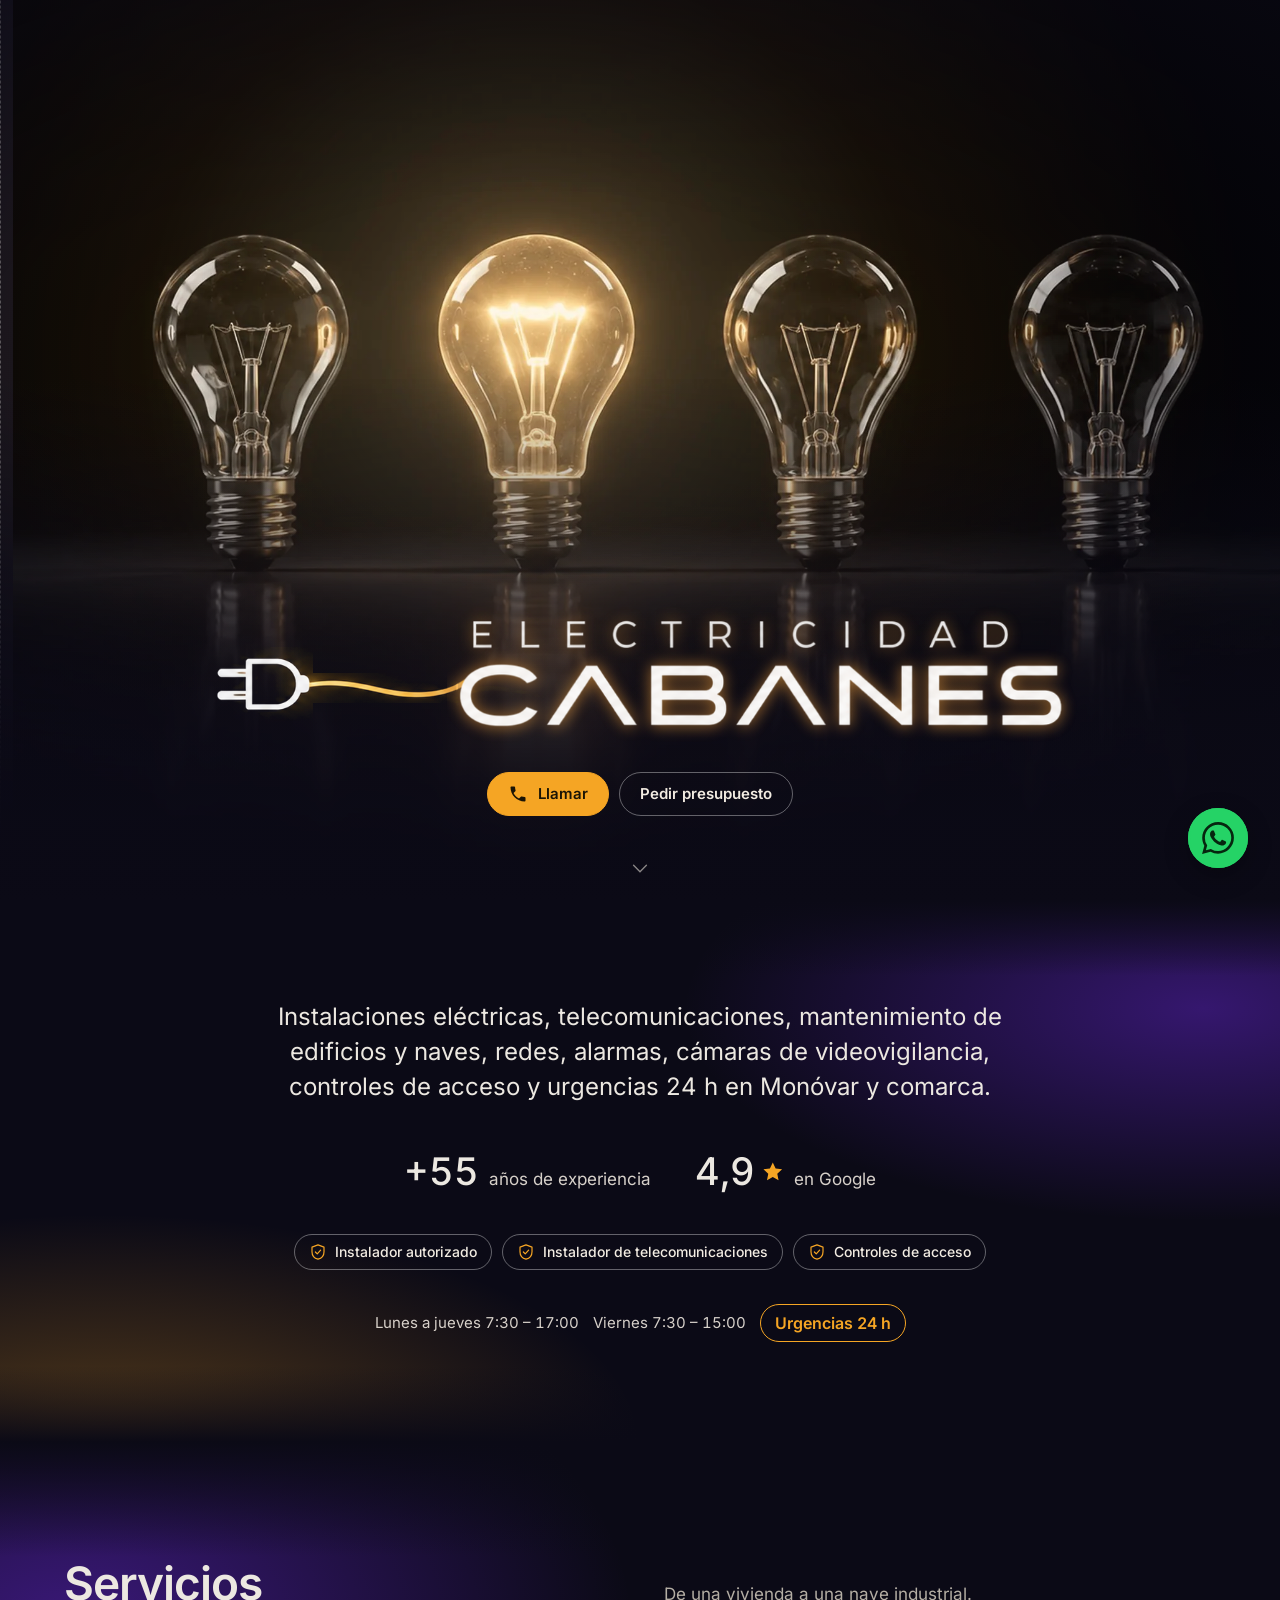
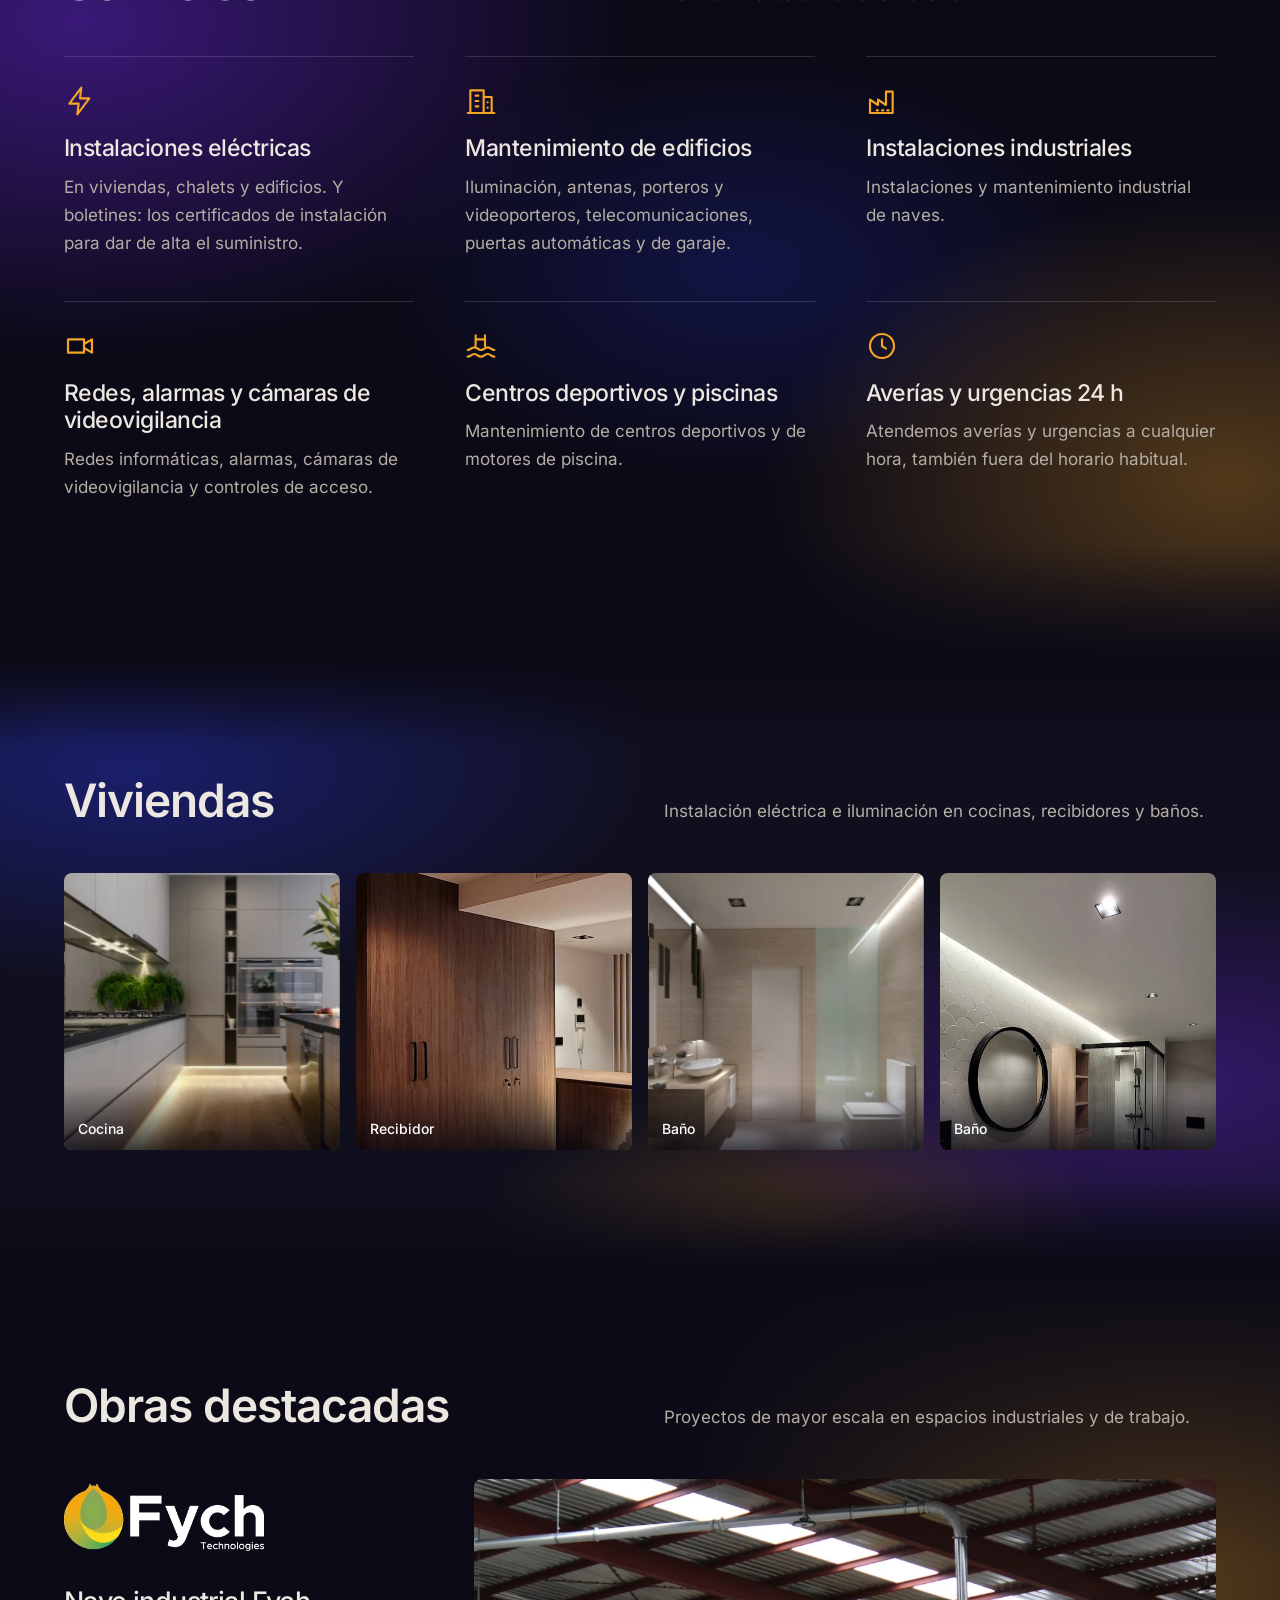
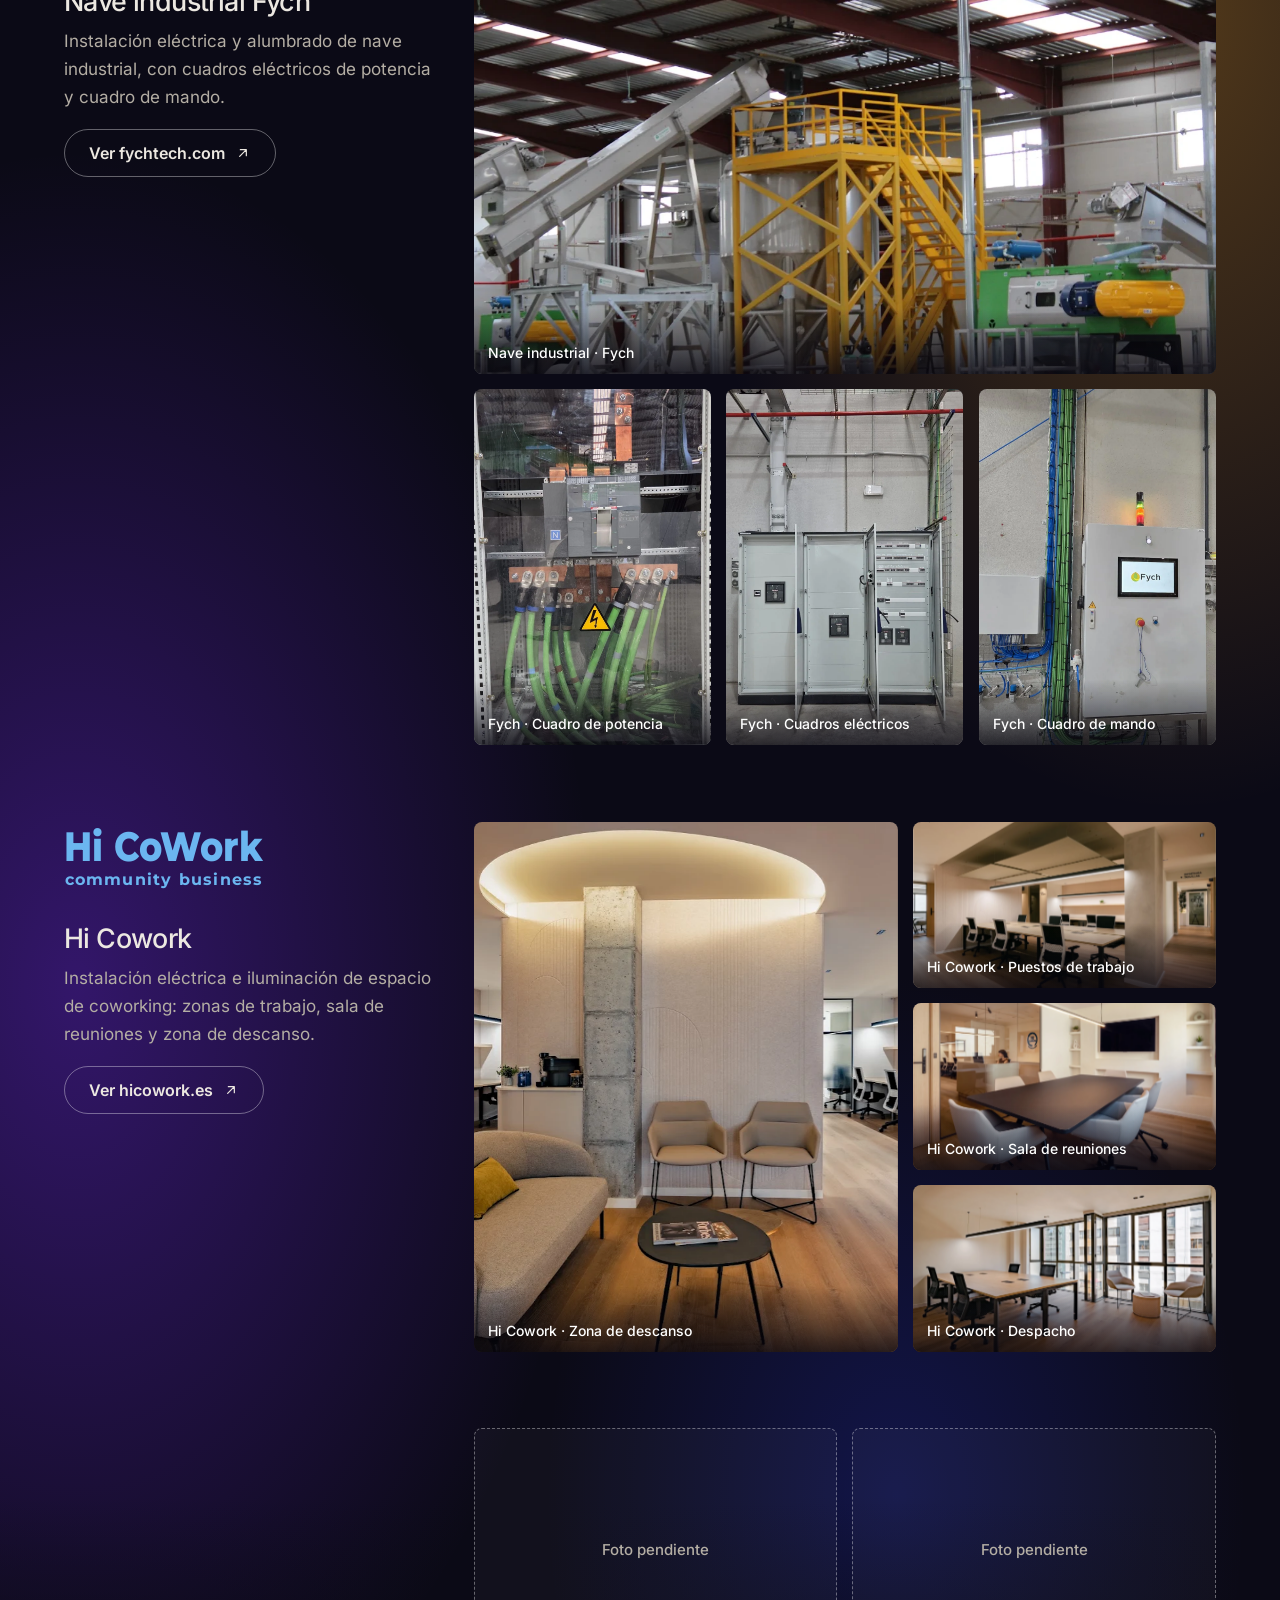
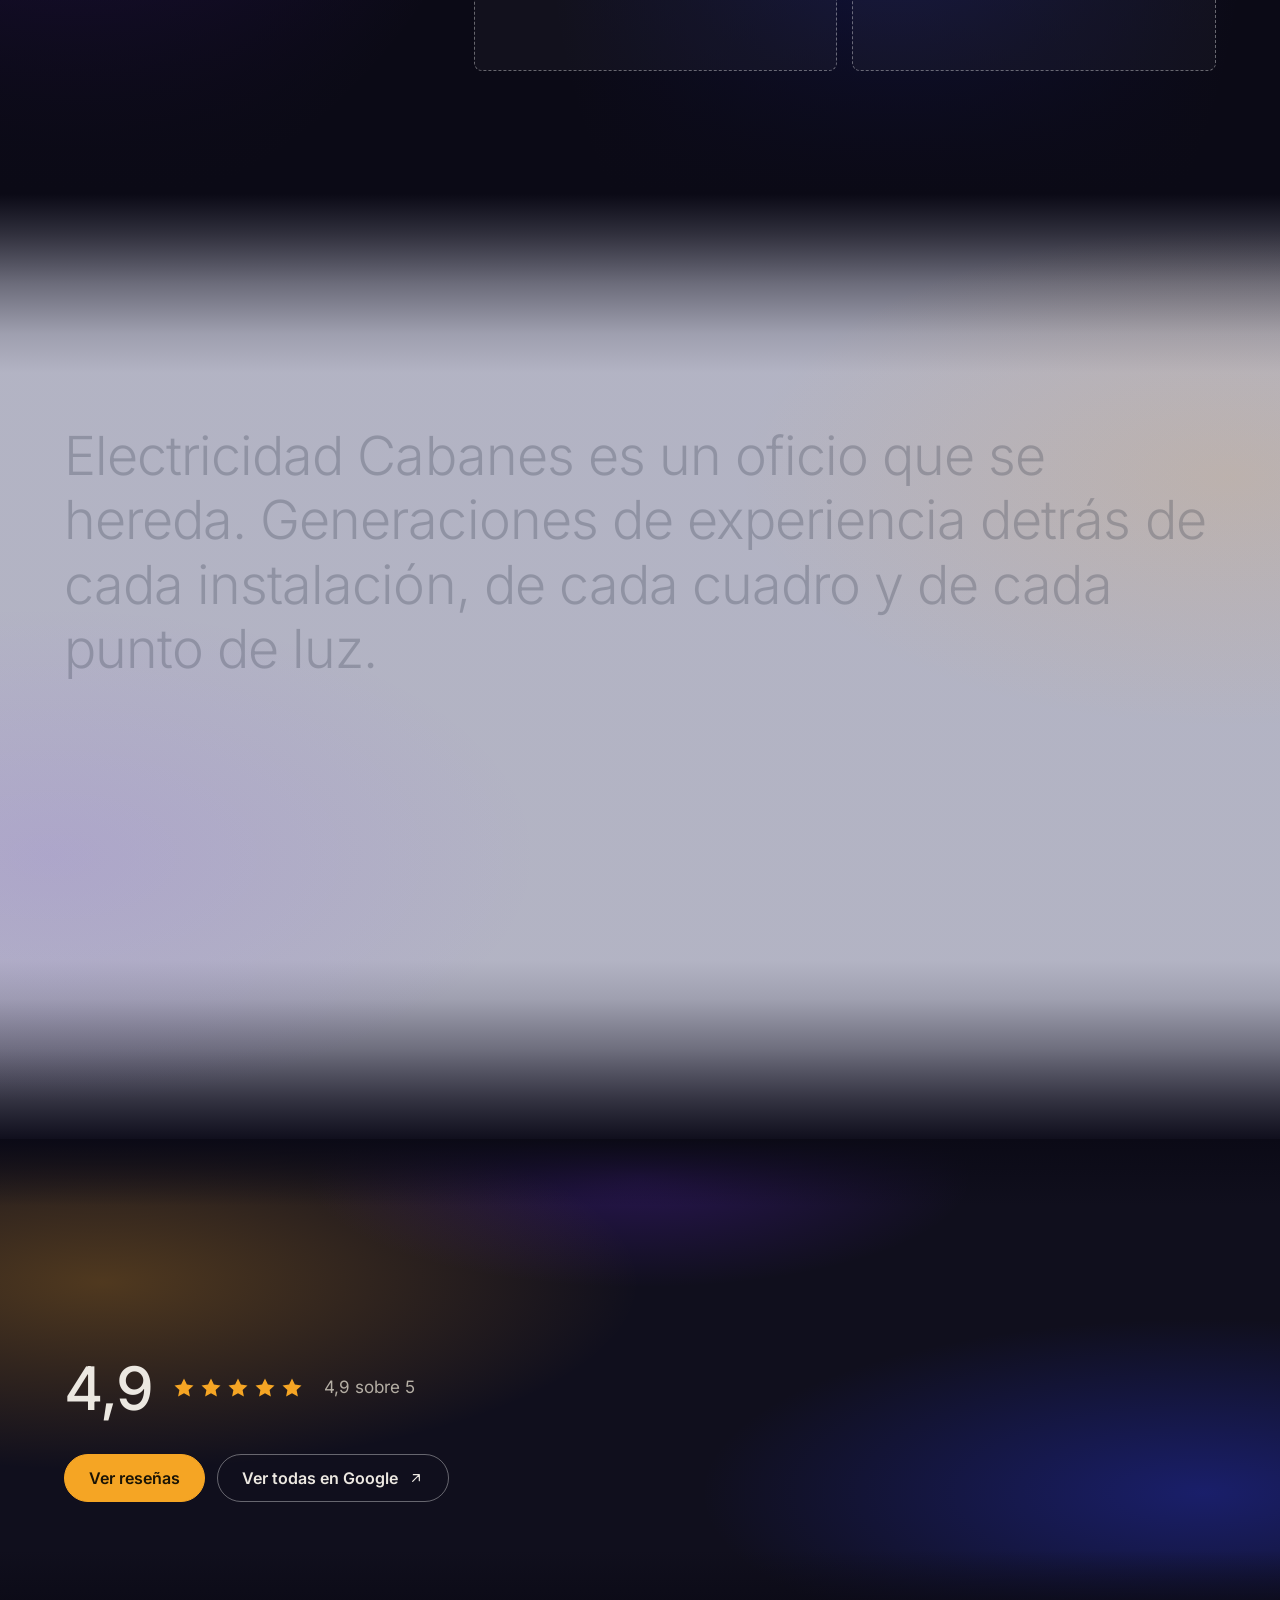
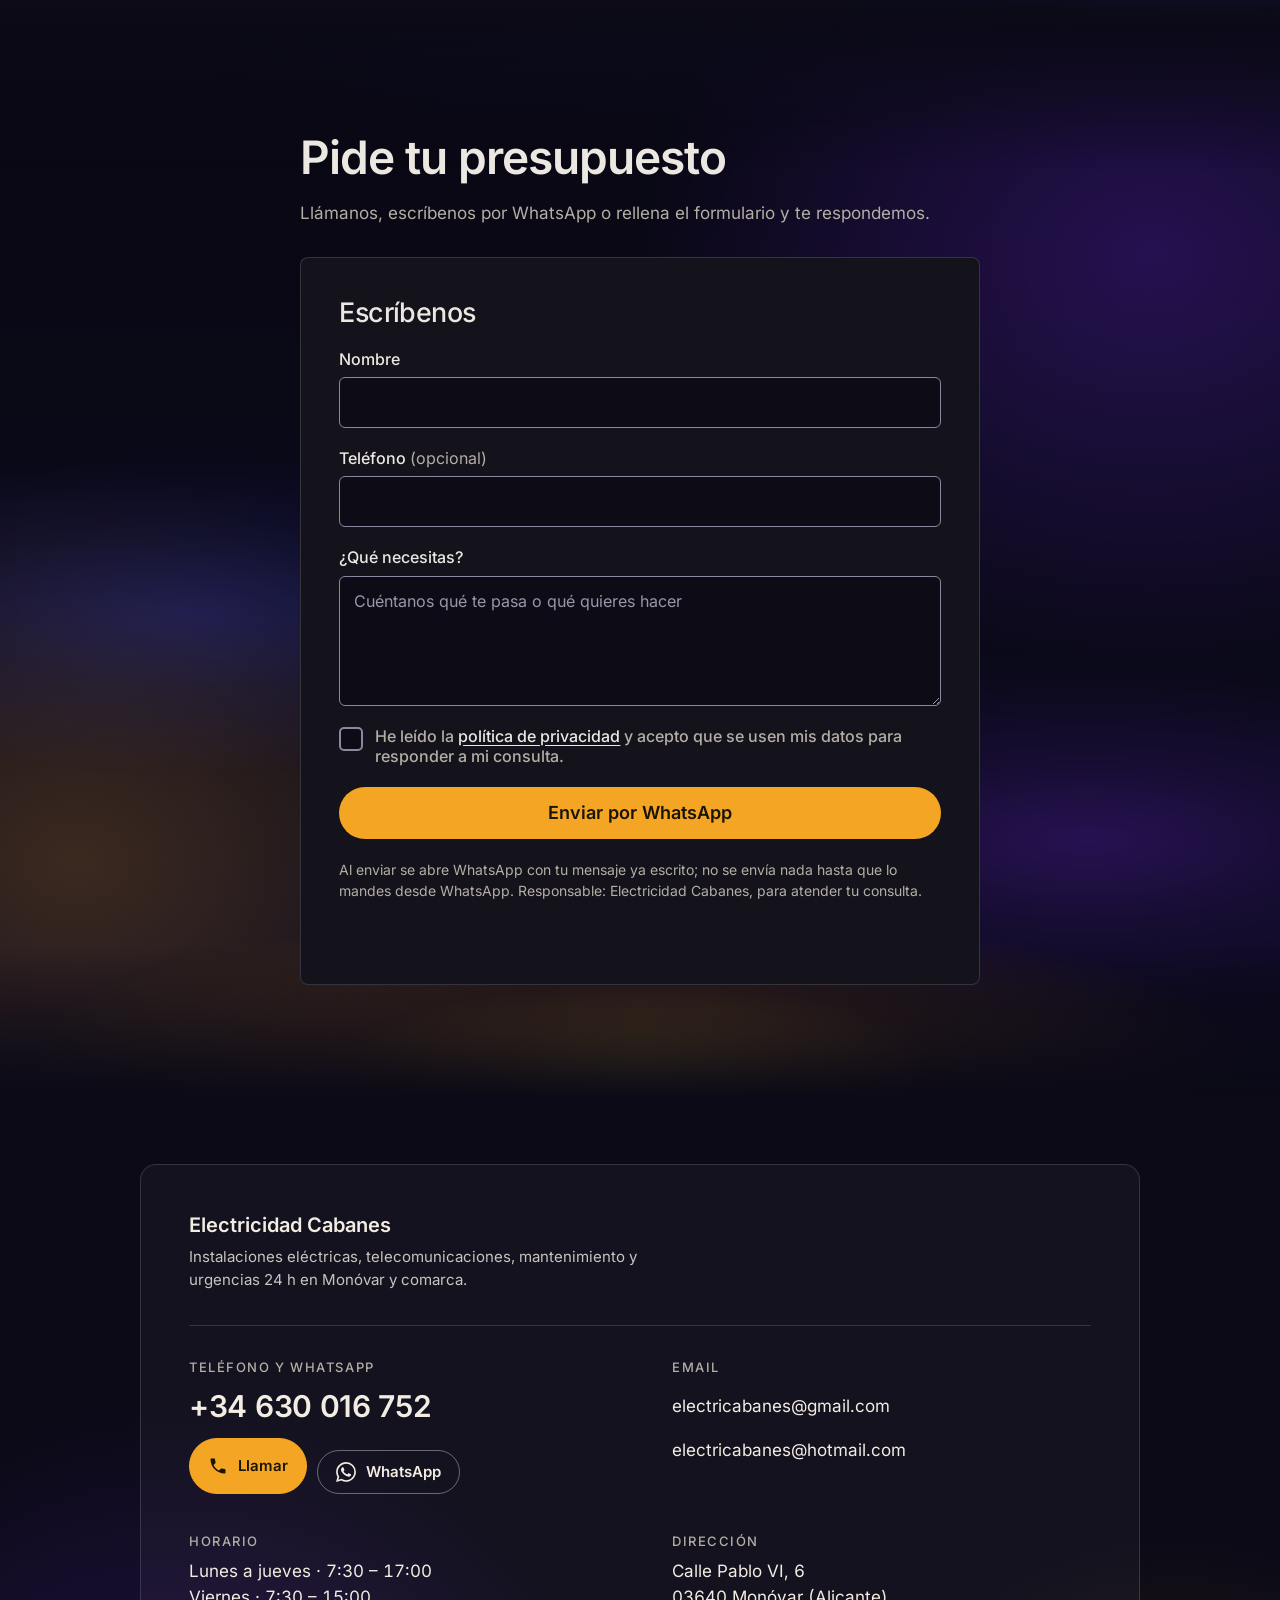
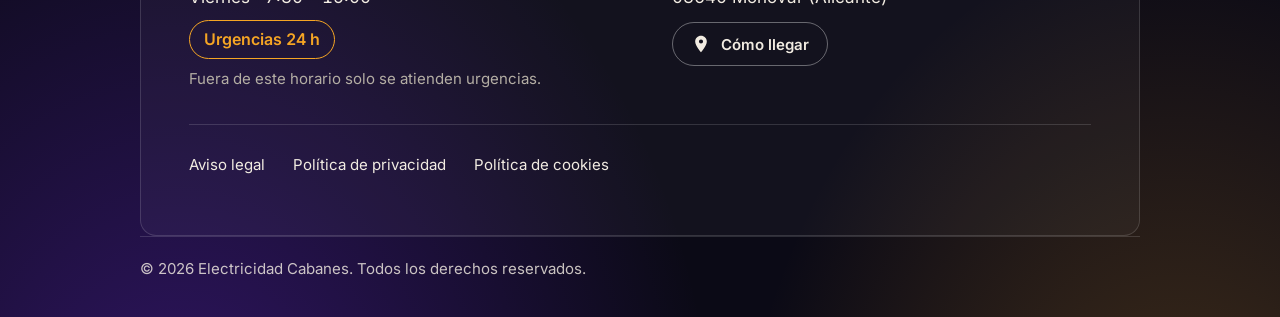
<file: index.html>
<!DOCTYPE html>
<html lang="es">
<head>
<meta charset="utf-8">
<meta name="viewport" content="width=device-width, initial-scale=1">
<title>Electricista en Monóvar (Alicante) · Electricidad Cabanes</title>
<meta name="description" content="Electricista en Monóvar (Alicante) con más de 55 años de experiencia: instalaciones, telecomunicaciones, controles de acceso y urgencias 24 h. Llama al 630 016 752.">
<link rel="icon" href="favicon.svg" type="image/svg+xml">
<link rel="icon" href="favicon.png" sizes="48x48" type="image/png">
<link rel="apple-touch-icon" href="apple-touch-icon.png">
<link rel="preload" as="image" href="img/hero-bombillas-m.webp" type="image/webp" media="(max-width:760px)">
<link rel="preload" as="image" href="img/hero-bombillas.webp" type="image/webp" media="(min-width:761px)">
<meta name="theme-color" content="#0b0a16">
<meta property="og:type" content="website">
<meta property="og:locale" content="es_ES">
<meta property="og:site_name" content="Electricidad Cabanes">
<meta property="og:title" content="Electricista en Monóvar (Alicante) · Electricidad Cabanes">
<meta property="og:description" content="Electricista en Monóvar (Alicante) con más de 55 años de experiencia: instalaciones, telecomunicaciones, controles de acceso y urgencias 24 h. Llama al 630 016 752.">
<!-- PENDIENTE-DOMINIO (2/3): esta og:image relativa se borra al activar el bloque (1/3) de unas líneas más abajo. -->
<meta property="og:image" content="img/og-cabanes.jpg">
<meta property="og:image:width" content="1200">
<meta property="og:image:height" content="630">
<meta property="og:image:alt" content="Electricidad Cabanes, electricista en Monóvar (Alicante)">
<meta name="twitter:card" content="summary_large_image">
<!-- PENDIENTE-DOMINIO (1/3): cuando tengas el dominio, sustituye el texto PENDIENTE-DOMINIO por él (por ejemplo www.tudominio.es, sin https:// ni barra final). Después borra las dos líneas que contienen solo el inicio y el fin del comentario del bloque de abajo, para activar sus 4 etiquetas, y elimina la og:image relativa de más arriba (marcada 2/3). -->
<!--
<link rel="canonical" href="https://PENDIENTE-DOMINIO/">
<meta property="og:url" content="https://PENDIENTE-DOMINIO/">
<meta property="og:image" content="https://PENDIENTE-DOMINIO/img/og-cabanes.jpg">
<meta name="twitter:image" content="https://PENDIENTE-DOMINIO/img/og-cabanes.jpg">
-->
<!-- PENDIENTE-DOMINIO (3/3): con el dominio, añade dentro del JSON-LD de abajo estas dos propiedades: "url": "https://PENDIENTE-DOMINIO/" e "image": "https://PENDIENTE-DOMINIO/img/og-cabanes.jpg" -->
<script type="application/ld+json">
{
  "@context": "https://schema.org",
  "@type": "Electrician",
  "name": "Electricidad Cabanes",
  "description": "Electricista en Monóvar (Alicante) con más de 55 años de experiencia: instalaciones eléctricas, telecomunicaciones, mantenimiento de edificios y naves, redes, alarmas, cámaras de videovigilancia y controles de acceso. Averías y urgencias 24 h.",
  "telephone": "+34630016752",
  "email": [
    "electricabanes@gmail.com",
    "electricabanes@hotmail.com"
  ],
  "address": {
    "@type": "PostalAddress",
    "streetAddress": "Calle Pablo VI, 6",
    "postalCode": "03640",
    "addressLocality": "Monóvar",
    "addressRegion": "Alicante",
    "addressCountry": "ES"
  },
  "areaServed": "Monóvar y comarca (Alicante)",
  "openingHoursSpecification": [
    {
      "@type": "OpeningHoursSpecification",
      "dayOfWeek": [
        "Monday",
        "Tuesday",
        "Wednesday",
        "Thursday"
      ],
      "opens": "07:30",
      "closes": "17:00"
    },
    {
      "@type": "OpeningHoursSpecification",
      "dayOfWeek": "Friday",
      "opens": "07:30",
      "closes": "15:00"
    }
  ]
}
</script>
<link rel="preload" href="fonts/inter-latin.woff2" as="font" type="font/woff2" crossorigin>
<link rel="preload" href="img/logo-cabanes.webp" as="image" type="image/webp" fetchpriority="high">
<script>if(!matchMedia("(prefers-reduced-motion: reduce)").matches)document.documentElement.classList.add("hx")</script>
<style>
/* VOICE: sobrio y artesanal; un oficio que se hereda
   IDEA: un hilo (el cable) que se va tejiendo a medida que se baja por la página
   PICTURE: logo grande y limpio sobre grafito liso, con las cifras de la empresa debajo
   COLOUR and TYPE: grafito + marfil + ámbar (el color del cable) y violeta eléctrico como luz; Inter
   LAYOUT: hero con cifras, quiénes somos, viviendas en mosaico, obras destacadas */
/* Fuentes alojadas en el propio sitio (carpeta fonts/): no se hace ninguna petición a Google. Subconjunto latino, fuentes variables. */
@font-face{font-family:'Inter';font-style:normal;font-weight:300 600;font-display:swap;src:url(fonts/inter-latin.woff2) format('woff2');unicode-range:U+0000-00FF,U+0131,U+0152-0153,U+02BB-02BC,U+02C6,U+02DA,U+02DC,U+0304,U+0308,U+0329,U+2000-206F,U+20AC,U+2122,U+2191,U+2193,U+2212,U+2215,U+FEFF,U+FFFD}
@font-face{font-family:'Montserrat';font-style:normal;font-weight:700 800;font-display:swap;src:url(fonts/montserrat-latin.woff2) format('woff2');unicode-range:U+0000-00FF,U+0131,U+0152-0153,U+02BB-02BC,U+02C6,U+02DA,U+02DC,U+0304,U+0308,U+0329,U+2000-206F,U+20AC,U+2122,U+2191,U+2193,U+2212,U+2215,U+FEFF,U+FFFD}
:root{color-scheme:dark;--font:Inter,system-ui,-apple-system,'Segoe UI',Roboto,'Helvetica Neue',Arial,sans-serif;
  --night:#0b0a16;--night-2:#100f1d;--panel:#14131c;--card:#17161f;
  --ink:#ece8e1;--warm:#f2ece2;--soft:#b4aea4;
  --rule:#ffffff24;--rule-strong:#ffffff5c;
  --accent:#f5a524;--violet:#7a2cff;--r:8px;--bg:var(--night);--line:var(--rule)}
*{box-sizing:border-box;min-width:0}
html{scroll-padding-top:0}
@media(prefers-reduced-motion:no-preference){html{scroll-behavior:smooth}}
body{margin:0;background:var(--night);color:var(--ink);font:17px/1.65 var(--font);overflow-x:clip;-webkit-font-smoothing:antialiased}
img{display:block;max-width:100%}
a{color:inherit}
.band{padding:clamp(64px,9vw,130px) max(5vw,16px)}
.wrap{max-width:1240px;margin:0 auto}

/* HERO */
.hero{position:relative;min-height:100svh;background:var(--night);color:var(--warm);display:flex;flex-direction:column;justify-content:center;gap:clamp(28px,6vh,64px);padding:40px max(5vw,16px) 84px;overflow:hidden}
/* Manchas de luz: degradados radiales (sin filter:blur ni máscaras ni mix-blend-mode) y solo se anima transform.
   El desvanecido de los bordes se hace con un degradado estático en ::before de la sección, fuera del grupo de opacidad. */
.aura{position:absolute;inset:0;z-index:-1;overflow:hidden;background:linear-gradient(180deg,#06050e 0%,#0b0a1c 42%,#130f36 100%)}
.aura i{position:absolute;border-radius:50%;background:radial-gradient(closest-side,var(--c),color-mix(in srgb,var(--c) 40%,transparent) 48%,transparent);will-change:transform}
.aura .b0{--c:#1d2275;width:76vw;height:42%;left:12vw;top:-12%;opacity:.7;animation:d5 24s ease-in-out infinite alternate}
.aura .b1{--c:#2c3dff;width:78vw;height:66%;left:-24vw;bottom:0;opacity:.7;animation:d1 22s ease-in-out infinite alternate}
.aura .b2{--c:#7a2cff;width:78vw;height:72%;right:-24vw;bottom:-7%;opacity:.75;animation:d2 27s ease-in-out infinite alternate}
.aura .b3{--c:#ff9a1a;width:96vw;height:62%;left:2vw;bottom:-26%;opacity:.95;animation:d3 19s ease-in-out infinite alternate}
.aura .b4{--c:#ffd04a;width:46vw;height:35%;left:27vw;bottom:-14.5%;opacity:.85;animation:d4 21s ease-in-out infinite alternate}
.about::before,.dark::before{content:"";position:absolute;inset:0;z-index:0;pointer-events:none}
.about::before,.dark::before{background:linear-gradient(var(--night),transparent 14%,transparent 86%,var(--night))}
@keyframes d1{to{transform:translate(9vw,-7vh) scale(1.12)}}
@keyframes d2{to{transform:translate(-10vw,-5vh) scale(1.08)}}
@keyframes d3{to{transform:translate(-8vw,-3vh) scale(1.1)}}
@keyframes d4{to{transform:translate(7vw,-5vh) scale(.9)}}
@keyframes d5{to{transform:translate(-9vw,5vh) scale(1.15)}}
.hero-in{position:relative;z-index:1;display:flex;flex-direction:column;align-items:center;gap:clamp(16px,3.2vh,32px);will-change:transform,opacity}
.logo{display:block;width:min(92vw,880px);height:auto;animation:wipe 2.4s .3s cubic-bezier(.6,.05,.25,1) both}
@keyframes wipe{from{clip-path:inset(-30% 100% -30% -5%);opacity:.2}to{clip-path:inset(-30% -5% -30% -5%);opacity:1}}
.logo text{font-family:var(--font);fill:var(--warm)}
.logo .t1{font-weight:300;font-size:44px}
.logo .t2{font-weight:600;font-size:118px}
.logo .wordmark{opacity:0;animation:fade 1.2s .5s ease forwards}
.logo .plug{opacity:0;animation:fade .8s .1s ease forwards}
.cable{fill:none;stroke:var(--accent);stroke-width:3.2;stroke-linecap:round;stroke-linejoin:round}
@keyframes fade{to{opacity:1}}
@keyframes up{to{opacity:1;transform:none}}
.down{z-index:1;position:absolute;bottom:10px;left:50%;translate:-50% 0;width:44px;height:44px;display:grid;place-items:center;color:var(--warm);opacity:.55;text-decoration:none}
.down svg{animation:bob 2.4s ease-in-out 4}
@keyframes bob{50%{transform:translateY(6px)}}
/* Móvil / táctil: versión ligera (sin clip-path animado, manchas estáticas y menos capas) */
@media(max-width:760px),(pointer:coarse){
  .logo{animation:lift 1.2s .2s ease both}
  @keyframes lift{from{opacity:0;transform:translateY(10px)}}
  .aura i{animation:none!important;will-change:auto}.aura .b0,.aura .b4{display:none}
}

/* TITULARES */
.head{display:grid;grid-template-columns:minmax(0,1fr) minmax(0,1fr);gap:16px 48px;align-items:end;margin-bottom:clamp(28px,4vw,48px)}
h2{font:600 clamp(30px,4vw,46px)/1.1 var(--font);margin:0;text-wrap:balance}
h2 small{display:block;font:300 clamp(17px,1.8vw,20px)/1.3 var(--font);color:var(--soft);margin-top:10px}
.head p{margin:0;color:var(--soft);max-width:60ch}
h2,h3{letter-spacing:-.022em}
h3{font:500 clamp(21px,2.1vw,27px)/1.2 var(--font);margin:0 0 10px}

/* QUIÉNES SOMOS */
.about{position:relative;overflow:hidden;isolation:isolate;background:var(--night);color:var(--warm)}
.about .wrap{position:relative;z-index:1}
.hero canvas{position:absolute;inset:0;width:100%;height:100%;z-index:0;background:radial-gradient(ellipse 80% 80% at 50% 45%,#15122e,#0d0b1d 55%,#07060f)}
.about .lead{letter-spacing:-.018em;font:300 clamp(28px,4.2vw,54px)/1.2 var(--font);max-width:22em;margin:0 0 clamp(40px,6vw,80px)}
.about .lead .w{opacity:.2}
@media(max-width:760px),(pointer:coarse){.about .lead .w{opacity:1}}
.pillars{display:grid;grid-template-columns:repeat(2,minmax(0,1fr));gap:clamp(24px,5vw,72px)}
.pillar{border-top:1px solid var(--rule);padding-top:22px;position:relative}
.pillar::before{content:"";position:absolute;left:0;top:-1px;height:2px;width:100%;background:var(--accent);transform:scaleX(0);transform-origin:left;transition:transform 1.2s .2s cubic-bezier(.2,.7,.2,1)}
.pillar.in::before{transform:scaleX(1)}
.pillar h3{color:var(--warm)}
.pillar p{margin:0;color:color-mix(in srgb,var(--warm) 82%,transparent);max-width:46ch}

/* TILES */
.tile{position:relative;overflow:hidden;background:var(--card);border-radius:var(--r);cursor:zoom-in;padding:0;border:0;color:#fff;text-align:left;font:inherit;width:100%;height:100%;
  opacity:0;transform:scale(.97);transition:opacity .9s ease,transform 1.1s cubic-bezier(.2,.7,.2,1)}
.tile.in{opacity:1;transform:none}
.tile img{position:absolute;left:0;top:0;width:100%;height:100%;object-fit:cover}
/* Paralaje solo en escritorio con puntero fino: la imagen sobra un 6 % por arriba y abajo y JS solo mueve transform */
@media(min-width:761px) and (pointer:fine){.tile img{top:-6%;height:112%;will-change:transform}.tile:hover img,.tile:focus-visible img{filter:brightness(1.06) saturate(1.05)}}
.tile:focus-visible{outline:2px solid var(--accent);outline-offset:3px}
.tile .cap{position:absolute;left:0;right:0;bottom:0;padding:36px 14px 12px;font:500 14px/1.2 var(--font);background:linear-gradient(transparent,rgba(6,5,14,.78))}

.mosaic{display:grid;grid-template-columns:repeat(4,minmax(0,1fr));gap:clamp(8px,1.2vw,16px)}
.mosaic .tile{height:auto;aspect-ratio:1}

.feature{display:grid;gap:clamp(20px,3vw,40px);margin-top:clamp(40px,6vw,80px)}
.feature:first-of-type{margin-top:0}
.fych{grid-template-columns:minmax(0,1fr) minmax(0,2fr);align-items:start}
.fy-grid{display:grid;grid-template-columns:repeat(3,minmax(0,1fr));gap:clamp(8px,1.2vw,16px)}
.fy-grid .tile{height:auto;aspect-ratio:2/3}
.fy-grid .big{grid-column:1 / -1;aspect-ratio:3/2}
.copy p{margin:0 0 18px;color:var(--soft);max-width:46ch}
.clogo{height:clamp(56px,6vw,76px);width:auto;max-width:200px;object-fit:contain;margin-bottom:22px}
.clogo-a{display:inline-block;margin-bottom:22px}.clogo-a .clogo{margin:0;display:block}
.hilogo{display:block;height:clamp(54px,6vw,70px);width:auto;overflow:visible}
.hilogo text{font-family:Montserrat,'Helvetica Neue',Arial,sans-serif;fill:light-dark(#0b5f9e,#6bb6f0)}
.hilogo .h1{font-weight:800;font-size:66px}.hilogo .h2{font-weight:700;font-size:25.5px}
.cowork{grid-template-columns:minmax(0,1fr) minmax(0,2fr);align-items:start}
.cw-grid{display:grid;grid-template-columns:minmax(0,1.4fr) minmax(0,1fr);grid-template-rows:repeat(3,clamp(120px,13vw,190px));gap:clamp(8px,1.2vw,16px)}
.cw-grid .big{grid-row:span 3}
.dark.alt{background:var(--night-2)}
.dark{color-scheme:dark;position:relative;overflow:hidden;isolation:isolate;background:var(--night);color:var(--ink)}
.dark .wrap{position:relative;z-index:1}
.dark .tile{background:#17161f}
.aura.soft{opacity:.34}
.aura.flip{transform:scaleX(-1)}
.aura.paused i{animation-play-state:paused}
.aura.soft .b0{height:19%;top:-8.5%}.aura.soft .b1{height:30%;bottom:30%}.aura.soft .b2{height:32%;bottom:8%}.aura.soft .b3{height:27%;bottom:-9.5%}.aura.soft .b4{height:16%;bottom:-5%}

/* CONTACTO: todo visible desde el primer momento, sin animación obligatoria */
.ct{display:grid;grid-template-columns:minmax(0,1.05fr) minmax(0,1fr);gap:clamp(32px,6vw,96px);align-items:start}
.ct .intro{color:var(--soft);margin:22px 0 26px;max-width:44ch}
.ct-phone{display:inline-flex;align-items:center;min-height:44px;font:600 clamp(34px,5.2vw,58px)/1.1 var(--font);letter-spacing:-.02em;color:var(--ink);text-decoration:none;user-select:text;-webkit-user-select:text}
.ct-phone:hover{color:var(--accent)}
.ct-sub{display:block;margin-top:4px;font:500 15px/1.3 var(--font);color:var(--soft)}
.ct-btns{display:flex;flex-wrap:wrap;gap:12px;margin:24px 0 38px}
.btn-a,.btn-o{display:inline-flex;align-items:center;justify-content:center;gap:10px;min-height:48px;padding:0 24px;border-radius:999px;text-decoration:none;font:600 16px/1 var(--font);transition:filter .3s,background .3s}
.btn-a{background:var(--accent);color:#1a1405;border:1px solid var(--accent)}
.btn-a:hover,.btn-a:focus-visible{filter:brightness(1.08)}
.btn-o{border:1px solid var(--rule-strong);color:var(--ink)}
.btn-o:hover,.btn-o:focus-visible{background:#ffffff14}
.ico{width:20px;height:20px;fill:currentColor;flex:none}
.ct a:focus-visible,.form :is(input,textarea,button):focus-visible{outline:2px solid var(--accent);outline-offset:2px}
.ct-list{margin:0;display:grid;gap:28px;border-top:1px solid var(--rule);padding-top:28px}
.ct-list dt{font:500 13px/1 var(--font);letter-spacing:.14em;text-transform:uppercase;color:light-dark(#9a5a08,#f5a524);margin-bottom:8px}
.ct-list dd{margin:0;font:400 clamp(17px,1.7vw,20px)/1.5 var(--font)}
.ct-list dd a.mail{display:block;width:fit-content;padding:9px 0;color:var(--ink);text-decoration:none;border-bottom:1px solid transparent;overflow-wrap:anywhere}
.ct-list dd a.mail:hover{color:var(--accent)}
.ct-list .nota{display:block;margin-top:8px;color:var(--soft);font-size:15px}
.ct-list .btn-o{margin-top:14px}
.form{background:var(--panel);border:1px solid var(--rule);border-radius:var(--r);padding:clamp(22px,3vw,40px);display:grid;gap:20px}
.form h3{margin:0}
.field{display:grid;gap:8px}
.form label{font:500 16px/1.3 var(--font)}
.form input:not([type=checkbox]),.form textarea{font:16px/1.4 var(--font);color:var(--ink);background:#0d0c16;border:1px solid #8a87a0;padding:13px 14px;min-height:48px;width:100%;border-radius:6px}
.form textarea{min-height:130px;resize:vertical}
.form [aria-invalid=true]{border-color:#ff8b82!important;box-shadow:0 0 0 1px #ff8b82}
.err{margin:0;color:#ff8b82;font:500 15px/1.35 var(--font)}
.chk{display:flex;gap:12px;align-items:flex-start;font:400 15px/1.45 var(--font);color:var(--soft)}
.chk input{width:24px;height:24px;flex:none;margin:1px 0 0;accent-color:var(--accent)}
.chk a{color:var(--ink)}
.form button{min-height:52px;border:0;border-radius:999px;background:var(--accent);color:#1a1405;font:600 18px/1 var(--font);cursor:pointer;transition:filter .3s}
.form button:hover,.form button:focus-visible{filter:brightness(1.08)}
.note{margin:0;color:var(--soft);font:400 14px/1.5 var(--font)}
.status{margin:0;min-height:1.5em;font:500 16px/1.45 var(--font)}
.status.ok{color:#8ee6a8}.status.bad{color:#ff8b82}
.status a{color:inherit}
.form .soft{color:var(--soft);font-weight:400}
.wa{position:fixed;right:max(18px,2.5vw);bottom:max(18px,2.5vw);z-index:30;width:60px;height:60px;border-radius:50%;background:#25d366;color:#fff;display:grid;place-items:center;box-shadow:0 8px 24px rgba(0,0,0,.28);text-decoration:none;opacity:0;transform:scale(.6);animation:pop .6s 2.6s cubic-bezier(.2,.9,.3,1.3) forwards;transition:transform .3s,opacity .3s}
.wa:hover,.wa:focus-visible{transform:scale(1.08)}
.wa svg{width:32px;height:32px;fill:currentColor}
.wa::before{content:"";position:absolute;inset:0;border-radius:50%;border:2px solid #25d366;animation:ring 2.8s 3.4s ease-out 3}
.wa span{position:absolute;right:72px;white-space:nowrap;background:var(--night);color:var(--warm);font:500 14px/1 var(--font);padding:10px 14px;border-radius:999px;opacity:0;transform:translateX(8px);pointer-events:none;transition:.3s}
.wa:hover span,.wa:focus-visible span{opacity:1;transform:none}
@keyframes pop{to{opacity:1;transform:none}}
@keyframes ring{to{transform:scale(1.55);opacity:0}}
/* Botón flotante de llamada: solo en móvil, apilado sobre el de WhatsApp */
.call{display:none}
@media(max-width:760px){.call{position:fixed;right:max(22px,calc(2.5vw + 4px));bottom:90px;z-index:30;width:52px;height:52px;border-radius:50%;background:var(--accent);color:#1a1405;display:grid;place-items:center;box-shadow:0 8px 24px rgba(0,0,0,.28);text-decoration:none;opacity:0;transform:scale(.6);animation:pop .6s 2.8s cubic-bezier(.2,.9,.3,1.3) forwards}.call svg{width:26px;height:26px;fill:currentColor}}
@media(max-width:600px){.call{right:14px;bottom:76px}}

@media(max-width:600px){
  .band{padding:44px max(5vw,16px)}
  .head{gap:8px;margin-bottom:22px}.head p{font-size:15px}
  .hero{padding:24px 16px 72px}.hero-in{gap:26px}
  .about .lead{font-size:24px;margin-bottom:28px}.pillars{gap:22px}
  .feature{margin-top:36px;gap:18px}
  .wa{width:52px;height:52px;right:14px;bottom:14px}.wa svg{width:28px;height:28px}
}

/* ---- Fase 3: portada, servicios, opiniones, pie ---- */
.sr{position:absolute;width:1px;height:1px;margin:-1px;padding:0;overflow:hidden;clip:rect(0 0 0 0);white-space:nowrap;border:0}
.btn-a:focus-visible,.btn-o:focus-visible,.foot a:focus-visible,a.stat:focus-visible{outline:2px solid var(--accent);outline-offset:2px}
.logo-h{margin:0;line-height:0}
.hero-sub{margin:0;max-width:36em;text-align:center;font:400 clamp(18px,2vw,24px)/1.45 var(--font);color:color-mix(in srgb,var(--warm) 90%,transparent);text-wrap:balance}
.hero-cta{display:flex;flex-wrap:wrap;justify-content:center;gap:12px}
.hero .btn-o{color:var(--warm)}
.stats{display:flex;flex-wrap:wrap;justify-content:center;gap:0 44px;padding-top:4px}
.stat{display:flex;align-items:baseline;gap:10px;padding-block:10px;color:inherit;text-decoration:none}
.stat b{display:inline-flex;align-items:center;font:500 clamp(28px,3.2vw,38px)/1 var(--font);white-space:nowrap}
.stat b .star{width:.62em;height:.62em;fill:var(--accent);margin-left:6px}
.stat span{font:400 17px/1.3 var(--font);color:color-mix(in srgb,var(--warm) 88%,transparent)}
a.stat:hover span{text-decoration:underline}
.seals{list-style:none;margin:0;padding:0;display:flex;flex-wrap:wrap;justify-content:center;gap:10px}
.sello{display:inline-flex;align-items:center;gap:8px;padding:8px 14px;border:1px solid var(--rule-strong);border-radius:999px;font:500 14px/1.2 var(--font);color:var(--warm)}
.sello svg,.svc-card>svg{fill:none;stroke:currentColor;stroke-width:1.6;stroke-linecap:round;stroke-linejoin:round}
.sello svg{width:18px;height:18px;color:var(--accent);flex:none}
.hours{margin:0;display:flex;flex-wrap:wrap;justify-content:center;align-items:center;gap:8px 14px;text-align:center;font:400 15px/1.5 var(--font);color:color-mix(in srgb,var(--warm) 88%,transparent)}
.urg{display:inline-flex;align-items:center;padding:6px 14px;border:1px solid var(--accent);border-radius:999px;color:var(--accent);font-weight:600;font-size:16px;white-space:nowrap}
.ct-list .urg{margin-top:12px}

.svc{display:grid;grid-template-columns:repeat(3,minmax(0,1fr));column-gap:clamp(28px,4vw,64px)}
.svc-card{display:flex;flex-direction:column;align-items:flex-start;gap:10px;padding:28px 0 clamp(28px,3.4vw,44px);border-top:1px solid var(--rule)}
.svc-card>svg{width:32px;height:32px;color:var(--accent);margin-bottom:8px}
.svc-card h3{font-size:clamp(20px,1.8vw,23px);margin:0}
.svc-card p{margin:0;color:var(--soft);flex:1;max-width:36ch}

.rating{display:flex;flex-wrap:wrap;align-items:center;gap:10px 20px;margin-bottom:clamp(20px,3vw,36px)}
.rating b{font:500 clamp(40px,5vw,60px)/1 var(--font);letter-spacing:-.02em}
.rating .stars svg{width:24px;height:24px}
.rating .rt{color:var(--soft);font:400 17px/1.4 var(--font)}
.revs{display:grid;grid-template-columns:repeat(2,minmax(0,1fr));column-gap:clamp(28px,4vw,64px);align-items:start}
.rev{margin:0;padding:28px 0 clamp(24px,3vw,40px);border-top:1px solid var(--rule);display:flex;flex-direction:column;gap:14px}
.rev blockquote{margin:0}.rev blockquote p{margin:0;font:400 clamp(17px,1.5vw,19px)/1.65 var(--font);color:var(--ink);max-width:56ch}
.rev figcaption{font:600 16px/1.3 var(--font)}
.rev figcaption span{font-weight:400;color:var(--soft)}
.revs-more{margin:clamp(16px,2vw,28px) 0 0}

.foot{background:var(--night);color:var(--warm);padding:clamp(40px,5vw,64px) max(5vw,16px) 28px}
.foot-in{display:grid;grid-template-columns:1.3fr 1fr 1fr .8fr;gap:32px;max-width:1240px;margin:0 auto}
.foot p{margin:0 0 8px;color:color-mix(in srgb,var(--warm) 82%,transparent);font:400 15px/1.55 var(--font)}
.foot b{display:block;font:600 20px/1.2 var(--font);margin-bottom:10px}
.foot .fh{font:500 13px/1 var(--font);letter-spacing:.14em;text-transform:uppercase;color:var(--accent);margin:0 0 10px}
.foot ul{list-style:none;margin:0;padding:0}
.foot a{display:inline-flex;align-items:center;min-height:44px;color:var(--warm);text-decoration:none;overflow-wrap:anywhere}
.foot a:hover{color:var(--accent);text-decoration:underline}
.foot .urg{margin-top:6px}
.foot-end{max-width:1240px;margin:24px auto 0;padding-top:20px;border-top:1px solid var(--rule);font:400 14px/1.4 var(--font);color:color-mix(in srgb,var(--warm) 75%,transparent)}
@media(max-width:900px){
  .svc{grid-template-columns:repeat(2,minmax(0,1fr))}
  .revs{grid-template-columns:minmax(0,1fr)}
  .foot-in{grid-template-columns:repeat(2,minmax(0,1fr))}
}
@media(max-width:600px){
  .svc,.foot-in{grid-template-columns:minmax(0,1fr)}
  .hero-sub{font-size:18px}
}

/* ---- Fase 4: sistema visual unificado ----
   Suelo: noche fija. Ámbar = acción o señal. Violeta = solo luz ambiental. Líneas finas en vez de cajas. Una sola familia (Inter). */
::selection{background:var(--accent);color:#1a1405}
html{scrollbar-color:#3b3852 var(--night)}
input,textarea{caret-color:var(--accent)}
::placeholder{color:#9b95a8;opacity:1}
a{text-underline-offset:.2em}
:focus-visible{outline:2px solid var(--accent);outline-offset:3px}
p,li,blockquote{text-wrap:pretty}
.ct-phone,.hours,.stat b,.ct-list dd,.foot{font-variant-numeric:tabular-nums}
.ct-list dt,.foot .fh{font:500 13px/1.2 var(--font);letter-spacing:.12em;text-transform:uppercase;color:var(--soft);margin:0 0 8px}
.hours .tr{white-space:nowrap}
.ico-s{width:16px;height:16px;fill:none;stroke:currentColor;stroke-width:1.8;stroke-linecap:round;stroke-linejoin:round;flex:none}
.stars{display:inline-flex;gap:3px;color:var(--accent);line-height:0}
.stars svg{width:18px;height:18px;fill:currentColor}
.lb button svg{width:22px;height:22px;fill:none;stroke:currentColor;stroke-width:2;stroke-linecap:round;stroke-linejoin:round}

/* ---- Fase 5: accesibilidad ---- */
.skip{position:fixed;left:-999px;top:8px;z-index:100;background:var(--accent);color:#1a1405;padding:12px 18px;border-radius:999px;font:600 16px/1 var(--font);text-decoration:none}
.skip:focus{left:8px}
main:focus{outline:none}
.wa{color:#06260f}
.chk input{appearance:none;-webkit-appearance:none;display:grid;place-content:center;width:24px;height:24px;margin:1px 0 0;border:2px solid #8a87a0;border-radius:5px;background:#0d0c16;cursor:pointer}
.chk input:checked{background:var(--accent);border-color:var(--accent)}
.chk input:checked::after{content:"";width:12px;height:7px;border:solid #1a1405;border-width:0 0 3px 3px;rotate:-45deg;translate:0 -1px}

/* LIGHTBOX */
.lb{position:fixed;inset:0;z-index:50;background:rgba(6,7,9,.94);display:none;align-items:center;justify-content:center;padding:56px 64px}
.lb.on{display:flex}
.lb img{max-width:100%;max-height:100%;object-fit:contain;border-radius:3px}
.lb button{position:absolute;width:48px;height:48px;border:0;border-radius:50%;background:rgba(255,255,255,.08);color:#fff;font-size:22px;cursor:pointer}
.lb button:hover,.lb button:focus-visible{background:rgba(255,255,255,.2)}
.lb .x{top:12px;right:12px}.lb .p{left:10px;top:50%;translate:0 -50%}.lb .n{right:10px;top:50%;translate:0 -50%}
.lb .c{position:absolute;bottom:14px;left:0;right:0;text-align:center;color:#ddd;font:400 15px/1.3 var(--font)}

.reveal{opacity:0;transform:translateY(14px);transition:opacity .7s ease,transform .7s cubic-bezier(.2,.7,.2,1)}
.reveal.in{opacity:1;transform:none}

@media(max-width:900px){
  .head,.fych,.cowork,.dimoni,.pillars,.ct{grid-template-columns:minmax(0,1fr)}
  .mosaic{grid-template-columns:repeat(2,minmax(0,1fr))}
}
@media(max-width:600px){
  .stat{padding-inline:4px}
  .cw-grid{grid-template-columns:minmax(0,1fr) minmax(0,1fr);grid-template-rows:56vw 34vw 34vw}
  .cw-grid .big{grid-row:auto;grid-column:span 2}
  .cw-grid .tile:last-child{grid-column:span 2}
  .lb{padding:56px 8px}.lb .p,.lb .n{top:auto;bottom:6px;translate:none}
}
@media(prefers-reduced-motion:reduce){
  /* Sin bucles, sin transiciones y todo en su estado final */
  *,*::before,*::after{animation:none!important;transition:none!important;scroll-behavior:auto!important}
  .reveal,.stat,.logo .wordmark,.logo .plug,.wa,.call,.tile{opacity:1;transform:none}.wa::before{display:none}
  .pillar::before{transform:scaleX(1)}
  .about .lead .w{opacity:1}
  .tile img{top:0;height:100%;transform:none!important}
}
/* ---- Versión 2: móvil primero ---- */
.hero-cta .btn-a,.hero-cta .btn-o{min-height:44px;padding:0 20px;font-size:15px}
.hero-cta{gap:10px}

/* Resumen (aparece al deslizar la portada) */
.intro{padding-block:clamp(48px,8vw,100px)}
.intro .wrap{display:flex;flex-direction:column;align-items:center;gap:clamp(20px,3.6vw,34px);text-align:center}
.intro .hero-sub{color:var(--ink)}
@media(max-width:600px){
  .intro{padding:36px 16px 40px}
  .intro .wrap{gap:18px}
  .intro .hero-sub{font-size:17px;line-height:1.45}
  .stats{gap:0 26px}.stat{padding-block:4px}.stat b{font-size:28px}.stat span{font-size:15px}
  .sello{padding:7px 12px;font-size:13px}
  .seals{gap:8px}
  .hours{font-size:14px;gap:4px 12px}
}

/* Servicios compactos en móvil: icono a la izquierda, título y texto a la derecha */
@media(max-width:760px){
  #servicios.band{padding-block:40px}
  #servicios .head{margin-bottom:12px}
  #servicios .head p{font-size:15px}
  .svc{grid-template-columns:minmax(0,1fr)}
  .svc-card{display:grid;grid-template-columns:28px minmax(0,1fr);column-gap:14px;row-gap:2px;align-items:start;padding:14px 0 16px}
  .svc-card>svg{grid-row:1 / span 2;width:26px;height:26px;margin:1px 0 0}
  .svc-card h3{font-size:16px;line-height:1.25;margin:0}
  .svc-card p{font-size:14px;line-height:1.45;max-width:none}
}

/* Obras: tercera empresa (Dimoni) con huecos para fotos */
@media(min-width:761px){.dimoni{grid-template-columns:minmax(0,1fr) minmax(0,2fr);align-items:start}}
.dimoni .copy{order:0}
.clogo-w{display:block;width:min(100%,280px);height:auto;margin:0 0 22px}
.ph-grid{display:grid;grid-template-columns:repeat(2,minmax(0,1fr));gap:clamp(8px,1.2vw,16px)}
.ph{aspect-ratio:3/2;display:grid;place-items:center;text-align:center;padding:12px;border:1px dashed var(--rule-strong);border-radius:var(--r);color:var(--soft);background:#ffffff08;font:500 15px/1.3 var(--font)}

/* Opiniones: ventana de reseñas */
.rating .rt{font-size:17px}
.rev-actions{display:flex;flex-wrap:wrap;gap:12px;margin-top:clamp(8px,1.6vw,20px)}
.rv{position:fixed;inset:0;z-index:60;display:none;align-items:center;justify-content:center;padding:24px;background:rgba(6,7,12,.84)}
.rv.on{display:flex}
.rv-box{position:relative;width:min(100%,760px);max-height:min(86svh,780px);overflow:auto;overscroll-behavior:contain;background:var(--panel);border:1px solid var(--rule-strong);border-radius:12px;padding:clamp(22px,3vw,34px)}
.rv-box:focus-visible{outline:2px solid var(--accent);outline-offset:-4px}
.rv-box h3{margin:0 56px 4px 0}
.rv-box .sub{margin:0 0 8px;color:var(--soft);font-size:15px}
.rv-x{position:absolute;top:10px;right:10px;width:44px;height:44px;border:0;border-radius:50%;background:#ffffff14;color:#fff;cursor:pointer;display:grid;place-items:center}
.rv-x:hover,.rv-x:focus-visible{background:#ffffff2e}
.rv-x svg{width:22px;height:22px;fill:none;stroke:currentColor;stroke-width:2;stroke-linecap:round;stroke-linejoin:round}
.rv .revs{grid-template-columns:minmax(0,1fr)}
@keyframes sheet{from{transform:translateY(28px);opacity:0}}
@media(max-width:600px){
  .rv{align-items:flex-end;padding:0}
  .rv-box{width:100%;max-height:88svh;border-radius:16px 16px 0 0;padding:22px 18px 30px;animation:sheet .32s cubic-bezier(.2,.8,.2,1)}
}

/* Contacto: teléfono y botones más pequeños, correos en minúscula */
.ct-phone{font-size:clamp(20px,2.2vw,24px);letter-spacing:0}
.ct-sub{font-size:14px}
.ct-btns{margin:14px 0 30px}
.ct-btns .btn-a,.ct-btns .btn-o{min-height:44px;padding:0 18px;font-size:15px}
.mrow{display:flex;flex-wrap:wrap;align-items:baseline;gap:0 10px}
.mp{color:var(--soft);font-size:15px}

/* Fondo difuso eléctrico (ámbar + violeta/azul) de Servicios al final.
   Solo degradados radiales estáticos: sin blur, sin animación, sin coste de fps. */
#resumen,#servicios,#quienes-somos,#viviendas,#obras,#opiniones,#contacto,.foot{background-repeat:no-repeat}
#resumen{background-image:
  radial-gradient(ellipse 60vw 60% at 8% 100%,rgba(245,165,36,.30),transparent 70%),
  radial-gradient(ellipse 58vw 56% at 94% 20%,rgba(122,44,255,.38),transparent 70%)}
#servicios{background-image:
  radial-gradient(ellipse 62vw 58% at 6% 22%,rgba(122,44,255,.42),transparent 70%),
  radial-gradient(ellipse 52vw 50% at 96% 78%,rgba(245,165,36,.30),transparent 70%),
  radial-gradient(ellipse 40vw 36% at 58% 52%,rgba(44,61,255,.20),transparent 72%)}
#quienes-somos{background-image:
  radial-gradient(ellipse 58vw 56% at 94% 24%,rgba(245,165,36,.34),transparent 70%),
  radial-gradient(ellipse 56vw 54% at 4% 80%,rgba(122,44,255,.38),transparent 70%),
  radial-gradient(ellipse 36vw 32% at 46% 48%,rgba(44,61,255,.18),transparent 72%)}
#viviendas{background-image:
  radial-gradient(ellipse 60vw 52% at 10% 18%,rgba(44,61,255,.34),transparent 70%),
  radial-gradient(ellipse 54vw 52% at 92% 70%,rgba(122,44,255,.34),transparent 70%),
  radial-gradient(ellipse 34vw 30% at 62% 92%,rgba(245,165,36,.20),transparent 72%)}
#obras{background-image:
  radial-gradient(ellipse 56vw 54% at 92% 16%,rgba(245,165,36,.30),transparent 70%),
  radial-gradient(ellipse 58vw 56% at 6% 62%,rgba(122,44,255,.36),transparent 70%),
  radial-gradient(ellipse 38vw 34% at 70% 86%,rgba(44,61,255,.22),transparent 72%)}
#opiniones{background-image:
  radial-gradient(ellipse 60vw 56% at 8% 30%,rgba(245,165,36,.28),transparent 70%),
  radial-gradient(ellipse 56vw 52% at 94% 74%,rgba(44,61,255,.34),transparent 70%),
  radial-gradient(ellipse 36vw 32% at 50% 8%,rgba(122,44,255,.22),transparent 72%)}
#contacto{background-image:
  radial-gradient(ellipse 58vw 54% at 90% 22%,rgba(122,44,255,.38),transparent 70%),
  radial-gradient(ellipse 56vw 52% at 6% 78%,rgba(245,165,36,.30),transparent 70%),
  radial-gradient(ellipse 36vw 32% at 52% 50%,rgba(44,61,255,.18),transparent 72%)}
.foot{background-image:
  radial-gradient(ellipse 60vw 120% at 14% 120%,rgba(122,44,255,.34),transparent 70%),
  radial-gradient(ellipse 50vw 110% at 92% 130%,rgba(245,165,36,.26),transparent 70%)}
@media(max-width:760px){
  #resumen,#servicios,#quienes-somos,#viviendas,#obras,#opiniones,#contacto{background-size:100% 100%}
  #resumen{background-image:radial-gradient(ellipse 120vw 40% at 0% 96%,rgba(245,165,36,.28),transparent 70%),radial-gradient(ellipse 110vw 40% at 100% 12%,rgba(122,44,255,.36),transparent 70%)}
  #servicios{background-image:radial-gradient(ellipse 120vw 40% at 0% 18%,rgba(122,44,255,.40),transparent 70%),radial-gradient(ellipse 110vw 36% at 100% 82%,rgba(245,165,36,.28),transparent 70%)}
  #quienes-somos{background-image:radial-gradient(ellipse 120vw 40% at 100% 20%,rgba(245,165,36,.30),transparent 70%),radial-gradient(ellipse 110vw 38% at 0% 80%,rgba(122,44,255,.36),transparent 70%)}
  #viviendas{background-image:radial-gradient(ellipse 120vw 40% at 0% 16%,rgba(44,61,255,.34),transparent 70%),radial-gradient(ellipse 110vw 38% at 100% 80%,rgba(122,44,255,.32),transparent 70%)}
  #obras{background-image:radial-gradient(ellipse 120vw 36% at 100% 12%,rgba(245,165,36,.28),transparent 70%),radial-gradient(ellipse 110vw 36% at 0% 60%,rgba(122,44,255,.34),transparent 70%),radial-gradient(ellipse 100vw 30% at 100% 92%,rgba(44,61,255,.22),transparent 70%)}
  #opiniones{background-image:radial-gradient(ellipse 120vw 40% at 0% 22%,rgba(245,165,36,.26),transparent 70%),radial-gradient(ellipse 110vw 38% at 100% 80%,rgba(44,61,255,.32),transparent 70%)}
  #contacto{background-image:radial-gradient(ellipse 120vw 36% at 100% 12%,rgba(122,44,255,.36),transparent 70%),radial-gradient(ellipse 110vw 36% at 0% 88%,rgba(245,165,36,.28),transparent 70%)}
}

/* ---- Encendido de bombilla al abrir la web ----
   El logo está troceado en capas (enchufe, cable, 12 mitades superiores y 7 inferiores de letra, resplandor).
   Al cargar: el cable se dibuja, salta la chispa y las letras se encienden una a una como una bombilla/fluorescente
   (parpadean y se quedan fijas). Solo transform y opacity. Sin JS o con "reducir movimiento" se ve ya encendido. */
.logo-h{width:100%}
.lg{display:block;width:min(92vw,880px);container-type:inline-size;margin-inline:auto}
.lgi{--W:1212;--H:193;--u:calc(100cqw / var(--W));position:relative;display:block;height:calc(var(--H) * var(--u))}
.g{--gx:0;--gy:0;--gs:1;position:absolute;left:0;top:0;transform:translate(calc(var(--gx) * var(--u)),calc(var(--gy) * var(--u))) scale(var(--gs));transform-origin:0 0}
.pc,.cw,.tip,.spark{position:absolute;display:block;left:calc(var(--x) * var(--u));top:calc(var(--y) * var(--u));width:calc(var(--w) * var(--u));height:calc(var(--h) * var(--u))}
.pc{background:url(img/logo-cabanes.webp) no-repeat calc(var(--x) * var(--u) * -1) calc(var(--y) * var(--u) * -1)/calc(1212 * var(--u)) auto}
.pc.glow{background-image:url(img/logo-glow.webp);opacity:.6}
.cw{overflow:hidden}.cw>.pc{left:0;top:0}
.tip{display:none}
.spark{--x:298;--y:50;--w:120;--h:120;border-radius:50%;background:radial-gradient(closest-side,#fff 0,#ffe3a1 14%,rgba(255,176,60,.55) 34%,rgba(255,150,30,.12) 62%,transparent);opacity:0}
.flash{position:absolute;inset:0;z-index:0;pointer-events:none;background:radial-gradient(60% 50% at 50% 48%,rgba(255,176,60,.28),transparent 70%);opacity:0}
@media(max-width:760px){
  /* Móvil: sin enchufe ni cable (la bombilla de la foto da la luz); solo el nombre, que se enciende letra a letra */
  .lg{width:min(100%,560px)}
  .lgi{--W:860;--H:176}
  .g1{display:none}
  .g2{--gx:-345;--gy:0}
}
@keyframes bulb-a{0%{opacity:.08}7%{opacity:.75}13%{opacity:.1}24%{opacity:.95}31%{opacity:.25}44%{opacity:1}52%{opacity:.5}66%{opacity:1}100%{opacity:1}}
@keyframes bulb-b{0%{opacity:.08}10%{opacity:.35}16%{opacity:.08}29%{opacity:.85}38%{opacity:.2}50%{opacity:.95}58%{opacity:.6}72%{opacity:1}100%{opacity:1}}
@keyframes cable-in{from{transform:translateX(-100%)}}
@keyframes cable-in-i{from{transform:translateX(100%)}}
@keyframes plug-in{from{opacity:0}}
@keyframes spark{0%{opacity:0;transform:scale(.35)}25%{opacity:1}100%{opacity:0;transform:scale(1.85)}}
@keyframes flashp{0%{opacity:0}30%{opacity:1}100%{opacity:0}}
@keyframes glowin{from{opacity:0}to{opacity:.6}}
.hx .pc.lk,.hx .pc.lt{opacity:.08;animation:bulb-a 1.15s linear both;animation-delay:calc(.95s + var(--i) * .085s)}
.hx .pc.lk:nth-child(even),.hx .pc.lt:nth-child(even){animation-name:bulb-b}
.hx .g1>.pc:first-child{animation:plug-in .35s .1s ease-out both}
.hx .cw{animation:cable-in .7s .3s cubic-bezier(.65,0,.35,1) both}
.hx .cw>.pc{animation:cable-in-i .7s .3s cubic-bezier(.65,0,.35,1) both}
.hx .spark{animation:spark .75s .95s ease-out both}
.hx .flash{animation:flashp 1.6s .95s ease-out both}
.hx .pc.glow{opacity:0;animation:glowin 1.3s 1.7s ease-out both}
.hx .hero-cta>*{animation:rise .5s var(--ease-out,cubic-bezier(.23,1,.32,1)) both}
.hx .hero-cta>:nth-child(1){animation-delay:2.1s}.hx .hero-cta>:nth-child(2){animation-delay:2.22s}

/* Pide tu presupuesto: título, texto y formulario en una sola columna (los datos de contacto están en la ficha final) */
.wrap.ct{grid-template-columns:minmax(0,1fr);max-width:680px;gap:0}
.ct .intro{margin:16px 0 30px;max-width:none;padding:0}
/* Ficha final con todos los datos del negocio */
.ficha{max-width:1000px;margin:0 auto;padding:clamp(24px,4vw,48px);border:1px solid var(--rule);border-radius:16px;background:rgba(255,255,255,.035)}
.fi-head b{margin-bottom:8px}
.fi-head p{max-width:52ch}
.fi-grid{margin:clamp(22px,3vw,34px) 0 0;padding-top:clamp(22px,3vw,34px);border-top:1px solid var(--rule);display:grid;grid-template-columns:repeat(2,minmax(0,1fr));gap:clamp(24px,3.4vw,40px) clamp(24px,5vw,64px)}
.fi-grid dt{font:500 13px/1.2 var(--font);letter-spacing:.12em;text-transform:uppercase;color:var(--soft);margin:0 0 8px}
.fi-grid dd{margin:0;font:400 17px/1.55 var(--font);color:var(--warm);font-variant-numeric:tabular-nums}
.foot .fi-tel{font:600 clamp(24px,3vw,30px)/1.2 var(--font);letter-spacing:-.01em;min-height:44px}
.fi-btns{display:flex;flex-wrap:wrap;gap:10px;margin-top:10px}
.foot .fi-btns a{min-height:44px;padding:0 18px;font-size:15px}
.foot a.btn-a,.foot a.btn-a:hover{color:#1a1405;text-decoration:none}
.fi-grid a.mail{display:block;width:fit-content;padding:9px 0}
.fi-grid .mrow{display:flex;flex-wrap:wrap;align-items:baseline;gap:0 10px}
.fi-grid .nota{display:block;margin-top:8px;color:var(--soft);font-size:15px}
.fi-grid .urg{margin-top:10px}
.fi-grid .btn-o{margin-top:12px;min-height:44px;padding:0 18px;font-size:15px}
.foot .fi-grid a.btn-o{color:var(--warm);text-decoration:none}
.fi-legal{display:flex;flex-wrap:wrap;gap:0 28px;margin-top:clamp(22px,3vw,34px);padding-top:18px;border-top:1px solid var(--rule)}
.fi-legal a{font-size:15px}
footer.foot .foot-end{max-width:1000px;margin-inline:auto}
@media(max-width:700px){.fi-grid{grid-template-columns:minmax(0,1fr)}}
@keyframes rise{from{opacity:0;transform:translateY(8px)}}

/* ---- Portada con foto: la bombilla se enciende en la oscuridad y su luz revela la foto ----
   Capas dentro de .hero-bg: foto, viñeta fija, velo negro, copia recortada de la bombilla encendida (.lamp) y halo de luz.
   La secuencia solo anima opacity y transform. La posición de la bombilla se calcula con unidades de contenedor (cq)
   para que .lamp y .halo coincidan con la foto en cualquier pantalla. Sin JS o con "reducir movimiento" se ve el estado final. */
.hero{--B:1.1s;justify-content:flex-end}
.hero #bg{display:none}
@media(max-width:760px){.hero{padding-bottom:156px}}
.hero-bg{position:absolute;inset:0;z-index:0;overflow:hidden;container-type:size;background:var(--night);pointer-events:none;
  --img:url(img/hero-bombillas.webp);--ar:1.7778;--bx:.326;--by:.404;--lk:.0835;--cx:50cqw;--cy:27cqh;
  --rw:max(100cqw,calc(100cqh * var(--ar) * 1.02));--rh:calc(var(--rw) / var(--ar));
  --L:clamp(calc(100cqw - var(--rw)),calc(var(--cx) - var(--bx) * var(--rw)),0px);
  --T:clamp(calc(100cqh - var(--rh)),calc(var(--cy) - var(--by) * var(--rh)),0px);
  --bxp:calc(var(--L) + var(--bx) * var(--rw));--byp:calc(var(--T) + var(--by) * var(--rh));
  --lr:calc(var(--rw) * var(--lk));--hr:calc(max(100cqw,100cqh) * .8)}
@media(max-width:760px){.hero-bg{--img:url(img/hero-bombillas-m.webp);--ar:.5625;--bx:.512;--by:.405;--lk:.248;--cy:26cqh;--rw:max(100cqw,calc(100cqh * var(--ar) * 1.04))}}
.hero-bg>*{position:absolute;display:block}
.hero-bg .ph{position:absolute;left:var(--L);top:var(--T);width:var(--rw);height:var(--rh);max-width:none;
  -webkit-mask-image:linear-gradient(#000 70%,transparent);mask-image:linear-gradient(#000 70%,transparent)}
.hero-bg .vig{inset:0;background:radial-gradient(ellipse 90% 60% at var(--bxp) var(--byp),transparent 30%,rgba(11,10,22,.78) 100%),linear-gradient(transparent 42%,rgba(11,10,22,.7) 78%,var(--night))}
.hero-bg .veil{inset:0;background:#000;opacity:0}
.hero-bg .lamp{left:calc(var(--bxp) - var(--lr));top:calc(var(--byp) - var(--lr));width:calc(var(--lr) * 2);height:calc(var(--lr) * 2);border-radius:50%;opacity:0;
  background:var(--img) no-repeat calc(var(--lr) - var(--bx) * var(--rw)) calc(var(--lr) - var(--by) * var(--rh))/var(--rw) var(--rh)}
.hero-bg .halo{left:calc(var(--bxp) - var(--hr));top:calc(var(--byp) - var(--hr));width:calc(var(--hr) * 2);height:calc(var(--hr) * 2);border-radius:50%;opacity:.55;
  background:radial-gradient(closest-side,rgba(255,228,170,.5),rgba(255,176,70,.17) 38%,transparent 72%)}
.hx .hero-bg .veil{opacity:1;animation:veil-off 1s 1.05s cubic-bezier(.45,0,.2,1) forwards}
.hx .hero-bg .lamp{animation:lamp-on 2s .2s linear forwards}
.hx .hero-bg .halo{opacity:0;transform:scale(.22);animation:halo-on 2s .2s linear forwards}

@keyframes veil-off{to{opacity:0}}
@keyframes lamp-on{0%{opacity:0}5%{opacity:.9}8%{opacity:.05}13%{opacity:0}17%{opacity:.6}20%{opacity:.1}26%{opacity:1}31%{opacity:.45}35%{opacity:1}42%{opacity:.8}46%{opacity:1}80%{opacity:1}100%{opacity:0}}
@keyframes halo-on{0%{opacity:0;transform:scale(.22)}5%{opacity:.5}8%{opacity:0}13%{opacity:0}17%{opacity:.35}20%{opacity:.05}26%{opacity:.8}31%{opacity:.3}35%{opacity:.8;transform:scale(.22)}46%{opacity:.9}100%{opacity:.55;transform:scale(1);animation-timing-function:ease-out}}
/* El logo y los botones entran después de la bombilla (misma secuencia de siempre, desplazada --B) */
.hx .pc.lk,.hx .pc.lt{animation-delay:calc(var(--B) + .95s + var(--i) * .055s)}
.hx .g1>.pc:first-child{animation-delay:calc(var(--B) + .1s)}
.hx .cw,.hx .cw>.pc{animation-delay:calc(var(--B) + .3s)}
.hx .spark,.hx .flash{animation-delay:calc(var(--B) + .95s)}
.hx .pc.glow{animation-delay:calc(var(--B) + 1.4s)}
.hx .hero-cta>:nth-child(1){animation-delay:calc(var(--B) + 1.6s)}.hx .hero-cta>:nth-child(2){animation-delay:calc(var(--B) + 1.72s)}

/* Quiénes somos (legado y experiencia) sobre fondo blanco, como en la versión alternativa */
body #quienes-somos{background-color:#b8b9c8;background-image:none;color:#0e1b33;color-scheme:light}
#quienes-somos::before{display:none}
#quienes-somos .aura{display:none}
#quienes-somos .lead{color:#0a1426}
#quienes-somos .pillar{border-top-color:#0e1b3338}
#quienes-somos .pillar h3{color:#0a1426}
#quienes-somos .pillar p{color:#2c3850}
#quienes-somos .pillar::before{background:#f5a524}

/* Transición suave entre las bandas oscuras y la franja blanca de Quiénes somos (degradado arriba y abajo) */
body #quienes-somos{--pp:color-mix(in srgb,#eef0f7 72%,#1a1840);--fade:clamp(110px,14vw,200px);padding-block:calc(var(--fade) + clamp(24px,4vw,56px));
  background-image:
    radial-gradient(ellipse 55vw 38% at 96% 30%,rgba(245,165,36,.14),transparent 70%),radial-gradient(ellipse 55vw 38% at 4% 70%,rgba(122,44,255,.10),transparent 70%),
    linear-gradient(to bottom,var(--night) 0,color-mix(in srgb,var(--night) 78%,var(--pp)) calc(var(--fade) * .22),color-mix(in srgb,var(--night) 42%,var(--pp)) calc(var(--fade) * .5),color-mix(in srgb,var(--night) 12%,var(--pp)) calc(var(--fade) * .78),var(--pp) var(--fade),var(--pp) calc(100% - var(--fade)),color-mix(in srgb,var(--night-2) 12%,var(--pp)) calc(100% - var(--fade) * .78),color-mix(in srgb,var(--night-2) 42%,var(--pp)) calc(100% - var(--fade) * .5),color-mix(in srgb,var(--night-2) 78%,var(--pp)) calc(100% - var(--fade) * .22),var(--night-2) 100%)}
@media(max-width:600px){body #quienes-somos{--fade:96px;padding-block:calc(var(--fade) + 14px)}}
</style>
</head>
<body>
<a class="skip" href="#contenido">Saltar al contenido</a>
<svg width="0" height="0" style="position:absolute" aria-hidden="true" focusable="false"><defs>
<symbol id="i-wa" viewBox="0 0 24 24"><path d="M17.472 14.382c-.297-.149-1.758-.867-2.03-.967-.273-.099-.471-.148-.67.15-.197.297-.767.966-.94 1.164-.173.199-.347.223-.644.075-.297-.15-1.255-.463-2.39-1.475-.883-.788-1.48-1.761-1.653-2.059-.173-.297-.018-.458.13-.606.134-.133.298-.347.446-.52.149-.174.198-.298.298-.497.099-.198.05-.371-.025-.52-.075-.149-.669-1.612-.916-2.207-.242-.579-.487-.5-.669-.51-.173-.008-.371-.01-.57-.01-.198 0-.52.074-.792.372-.272.297-1.04 1.016-1.04 2.479 0 1.462 1.065 2.875 1.213 3.074.149.198 2.096 3.2 5.077 4.487.709.306 1.262.489 1.694.625.712.227 1.36.195 1.871.118.571-.085 1.758-.719 2.006-1.413.248-.694.248-1.289.173-1.413-.074-.124-.272-.198-.57-.347m-5.421 7.403h-.004a9.87 9.87 0 01-5.031-1.378l-.361-.214-3.741.982.998-3.648-.235-.374a9.86 9.86 0 01-1.51-5.26c.001-5.45 4.436-9.884 9.888-9.884 2.64 0 5.122 1.03 6.988 2.898a9.825 9.825 0 012.893 6.994c-.003 5.45-4.437 9.884-9.885 9.884m8.413-18.297A11.815 11.815 0 0012.05 0C5.495 0 .16 5.335.157 11.892c0 2.096.547 4.142 1.588 5.945L.057 24l6.305-1.654a11.882 11.882 0 005.683 1.448h.005c6.554 0 11.89-5.335 11.893-11.893a11.821 11.821 0 00-3.48-8.413Z"/></symbol>
<symbol id="i-phone" viewBox="0 0 24 24"><path d="M6.62 10.79c1.44 2.83 3.76 5.14 6.59 6.59l2.2-2.2c.27-.27.67-.36 1.02-.24 1.12.37 2.33.57 3.57.57.55 0 1 .45 1 1V20c0 .55-.45 1-1 1-9.39 0-17-7.61-17-17 0-.55.45-1 1-1h3.5c.55 0 1 .45 1 1 0 1.25.2 2.45.57 3.57.11.35.03.74-.25 1.02l-2.2 2.2z"/></symbol>
<symbol id="i-pin" viewBox="0 0 24 24"><path d="M12 2C8.13 2 5 5.13 5 9c0 5.25 7 13 7 13s7-7.75 7-13c0-3.87-3.13-7-7-7zm0 9.5a2.5 2.5 0 0 1 0-5 2.5 2.5 0 0 1 0 5z"/></symbol>
<symbol id="i-bolt" viewBox="0 0 24 24"><path d="M13 2 4 14h7l-1 8 9-12h-7z"/></symbol>
<symbol id="i-building" viewBox="0 0 24 24"><path d="M4 21V4h10v17M14 9h6v12M2 21h20M8 8h2M8 12h2M8 16h2M17 13h.01M17 17h.01"/></symbol>
<symbol id="i-factory" viewBox="0 0 24 24"><path d="M3 21V11l6 4v-4l6 4V5h5v16zM8 19h1M12 19h1M16 19h1"/></symbol>
<symbol id="i-cam" viewBox="0 0 24 24"><path d="M3 7h12v10H3zM15 10.5 21 7v10l-6-3.5z"/></symbol>
<symbol id="i-pool" viewBox="0 0 24 24"><path d="M2 20c2.5 0 2.5-2 5-2s2.5 2 5 2 2.5-2 5-2 2.5 2 5 2M2 15c2.5 0 2.5-2 5-2s2.5 2 5 2 2.5-2 5-2 2.5 2 5 2M8 12V4M15 12V4M8 7h7"/></symbol>
<symbol id="i-clock" viewBox="0 0 24 24"><circle cx="12" cy="12" r="9"/><path d="M12 7v5l3 2"/></symbol>
<symbol id="i-check" viewBox="0 0 24 24"><path d="M12 2.5 20 5.5v6c0 5-3.4 8.8-8 10-4.6-1.2-8-5-8-10v-6z"/><path d="m8.5 12 2.5 2.5 4.5-5"/></symbol>
<symbol id="i-star" viewBox="0 0 24 24"><path d="M12 2.5l2.9 6.1 6.6.8-4.9 4.6 1.3 6.6L12 17.3l-5.9 3.3 1.3-6.6-4.9-4.6 6.6-.8z"/></symbol>
<symbol id="i-ext" viewBox="0 0 24 24"><path d="M7 17 17 7M8 7h9v9"/></symbol>
<symbol id="i-x" viewBox="0 0 24 24"><path d="M6 6l12 12M18 6 6 18"/></symbol>
<symbol id="i-prev" viewBox="0 0 24 24"><path d="M15 5l-7 7 7 7"/></symbol>
<symbol id="i-next" viewBox="0 0 24 24"><path d="M9 5l7 7-7 7"/></symbol>
</defs></svg>

<header class="hero" id="inicio">
  <canvas id="bg" aria-hidden="true"></canvas>
  <div class="hero-bg" aria-hidden="true">
    <picture><source media="(max-width:760px)" srcset="img/hero-bombillas-m.webp"><img class="ph" src="img/hero-bombillas.webp" alt="" width="2576" height="1449" fetchpriority="high" decoding="async"></picture>
    <i class="veil"></i><i class="lamp"></i><i class="halo"></i><i class="vig"></i>
  </div>
  <div class="flash" aria-hidden="true"></div>
  <div class="hero-in" id="heroIn">
    <h1 class="logo-h"><span class="lg" aria-hidden="true"><span class="lgi">
<span class="g g1">
<span class="pc" style="--x:18;--y:60;--w:138;--h:114"></span>
<span class="cw" style="--x:156;--y:96;--w:199;--h:42"><span class="pc" style="--x:156;--y:96;--w:199;--h:42"></span></span>
<span class="tip"></span><span class="spark"></span>
</span>
<span class="g g2">
<span class="pc glow" style="--x:340;--y:0;--w:872;--h:193"></span>
<span class="pc lt" style="--x:371;--y:18;--w:36;--h:48;--i:1"></span>
<span class="pc lt" style="--x:437;--y:18;--w:35;--h:48;--i:2"></span>
<span class="pc lt" style="--x:500;--y:18;--w:36;--h:48;--i:3"></span>
<span class="pc lt" style="--x:563;--y:18;--w:41;--h:48;--i:4"></span>
<span class="pc lt" style="--x:629;--y:18;--w:39;--h:48;--i:5"></span>
<span class="pc lt" style="--x:696;--y:18;--w:39;--h:48;--i:6"></span>
<span class="pc lt" style="--x:766;--y:18;--w:15;--h:48;--i:7"></span>
<span class="pc lt" style="--x:811;--y:18;--w:42;--h:48;--i:8"></span>
<span class="pc lt" style="--x:883;--y:18;--w:15;--h:48;--i:9"></span>
<span class="pc lt" style="--x:931;--y:18;--w:44;--h:48;--i:10"></span>
<span class="pc lt" style="--x:999;--y:18;--w:46;--h:48;--i:11"></span>
<span class="pc lt" style="--x:1073;--y:18;--w:44;--h:48;--i:12"></span>
<span class="pc lk" style="--x:352;--y:70;--w:118;--h:104;--i:13"></span>
<span class="pc lk" style="--x:473;--y:70;--w:133;--h:104;--i:14"></span>
<span class="pc lk" style="--x:616;--y:70;--w:114;--h:104;--i:15"></span>
<span class="pc lk" style="--x:733;--y:70;--w:134;--h:104;--i:16"></span>
<span class="pc lk" style="--x:875;--y:70;--w:111;--h:104;--i:17"></span>
<span class="pc lk" style="--x:997;--y:70;--w:93;--h:104;--i:18"></span>
<span class="pc lk" style="--x:1097;--y:70;--w:95;--h:104;--i:19"></span>
</span>
    </span></span><span class="sr">Electricidad Cabanes · Electricista en Monóvar (Alicante)</span></h1>
    <div class="hero-cta">
      <a class="btn-a" href="tel:+34630016752"><svg class="ico" viewBox="0 0 24 24" aria-hidden="true"><use href="#i-phone"/></svg>Llamar</a>
      <a class="btn-o" href="#contacto">Pedir presupuesto</a>
    </div>
  </div>
  <a class="down" href="#resumen" aria-label="Seguir bajando">
    <svg width="22" height="22" viewBox="0 0 24 24" fill="none" stroke="currentColor" stroke-width="1.5" stroke-linecap="round"><path d="M5 9l7 7 7-7"/></svg>
  </a>
</header>

<main id="contenido" tabindex="-1">
  <section class="band dark intro" id="resumen" aria-label="Resumen de la empresa">
    <div class="wrap">
      <p class="hero-sub reveal">Instalaciones eléctricas, telecomunicaciones, mantenimiento de edificios y naves, redes, alarmas, cámaras de videovigilancia, controles de acceso y urgencias 24 h en Monóvar y comarca.</p>
      <div class="stats reveal">
        <div class="stat"><b>+55</b><span>años de experiencia</span></div>
        <!-- PENDIENTE-FICHA-GOOGLE: sustituir el href de este enlace (ahora una búsqueda en Google Maps) por la URL de la ficha de Google del negocio. -->
        <a class="stat" href="https://www.google.com/maps/search/?api=1&amp;query=Electricidad+Cabanes+Mon%C3%B3var+Alicante" target="_blank" rel="noopener"><b>4,9<svg class="star" viewBox="0 0 24 24" aria-hidden="true"><use href="#i-star"/></svg></b><span>en Google</span><span class="sr"> (se abre en otra pestaña)</span></a>
      </div>
      <ul class="seals reveal" aria-label="Acreditaciones y especialidades">
        <li class="sello"><svg viewBox="0 0 24 24" aria-hidden="true"><use href="#i-check"/></svg>Instalador autorizado</li>
        <li class="sello"><svg viewBox="0 0 24 24" aria-hidden="true"><use href="#i-check"/></svg>Instalador de telecomunicaciones</li>
        <li class="sello"><svg viewBox="0 0 24 24" aria-hidden="true"><use href="#i-check"/></svg>Controles de acceso</li>
      </ul>
      <p class="hours reveal"><span class="tr">Lunes a jueves 7:30 – 17:00</span><span class="tr">Viernes 7:30 – 15:00</span><strong class="urg">Urgencias 24 h</strong></p>
    </div>
  </section>

  <section class="band dark" id="servicios" aria-labelledby="sv-h">
    <div class="wrap">
      <div class="head reveal">
        <h2 id="sv-h">Servicios</h2>
        <p>De una vivienda a una nave industrial.</p>
      </div>
      <div class="svc">
        <article class="svc-card">
          <svg viewBox="0 0 24 24" aria-hidden="true"><use href="#i-bolt"/></svg>
          <h3>Instalaciones eléctricas</h3>
          <p>En viviendas, chalets y edificios. Y boletines: los certificados de instalación para dar de alta el suministro.</p>
        </article>
        <article class="svc-card">
          <svg viewBox="0 0 24 24" aria-hidden="true"><use href="#i-building"/></svg>
          <h3>Mantenimiento de edificios</h3>
          <p>Iluminación, antenas, porteros y videoporteros, telecomunicaciones, puertas automáticas y de garaje.</p>
        </article>
        <article class="svc-card">
          <svg viewBox="0 0 24 24" aria-hidden="true"><use href="#i-factory"/></svg>
          <h3>Instalaciones industriales</h3>
          <p>Instalaciones y mantenimiento industrial de naves.</p>
        </article>
        <article class="svc-card">
          <svg viewBox="0 0 24 24" aria-hidden="true"><use href="#i-cam"/></svg>
          <h3>Redes, alarmas y cámaras de videovigilancia</h3>
          <p>Redes informáticas, alarmas, cámaras de videovigilancia y controles de acceso.</p>
        </article>
        <article class="svc-card">
          <svg viewBox="0 0 24 24" aria-hidden="true"><use href="#i-pool"/></svg>
          <h3>Centros deportivos y piscinas</h3>
          <p>Mantenimiento de centros deportivos y de motores de piscina.</p>
        </article>
        <article class="svc-card">
          <svg viewBox="0 0 24 24" aria-hidden="true"><use href="#i-clock"/></svg>
          <h3>Averías y urgencias 24 h</h3>
          <p>Atendemos averías y urgencias a cualquier hora, también fuera del horario habitual.</p>
        </article>
      </div>
    </div>
  </section>

  <section class="band dark alt" id="viviendas" aria-labelledby="vv-h">
    <div class="wrap">
      <div class="head reveal">
        <h2 id="vv-h">Viviendas</h2>
        <p>Instalación eléctrica e iluminación en cocinas, recibidores y baños.</p>
      </div>
      <div class="mosaic" id="casas"></div>
    </div>
  </section>

  <section class="band dark" id="obras" aria-labelledby="ob-h">
    <div class="wrap">
      <div class="head reveal">
        <h2 id="ob-h">Obras destacadas</h2>
        <p>Proyectos de mayor escala en espacios industriales y de trabajo.</p>
      </div>

      <article class="feature fych">
        <div class="copy reveal">
          <a class="clogo-a" href="https://www.fychtech.com/" target="_blank" rel="noopener" aria-label="Fych Technologies"><img class="clogo" src="img/logo-fych.webp" alt="Fych Technologies" width="705" height="240"><span class="sr"> (se abre en otra pestaña)</span></a>
          <h3>Nave industrial Fych</h3>
          <p>Instalación eléctrica y alumbrado de nave industrial, con cuadros eléctricos de potencia y cuadro de mando.</p>
          <a class="btn-o" href="https://www.fychtech.com/" target="_blank" rel="noopener">Ver fychtech.com<svg class="ico-s" viewBox="0 0 24 24" aria-hidden="true"><use href="#i-ext"/></svg><span class="sr"> (se abre en otra pestaña)</span></a>
        </div>
        <div class="fy-grid" id="fych"></div>
      </article>

      <article class="feature cowork">
        <div class="copy reveal">
          <a class="clogo-a" href="https://hicowork.es/" target="_blank" rel="noopener" aria-label="Hi CoWork community business">
            <svg class="hilogo" viewBox="0 0 330 112" role="img" aria-label="Hi CoWork, community business">
              <text x="0" y="62" class="h1" textLength="318" lengthAdjust="spacingAndGlyphs">Hi CoWork</text>
              <text x="1" y="100" class="h2" textLength="316" lengthAdjust="spacing">community business</text>
            </svg><span class="sr"> (se abre en otra pestaña)</span></a>
          <h3>Hi Cowork</h3>
          <p>Instalación eléctrica e iluminación de espacio de coworking: zonas de trabajo, sala de reuniones y zona de descanso.</p>
          <a class="btn-o" href="https://hicowork.es/" target="_blank" rel="noopener">Ver hicowork.es<svg class="ico-s" viewBox="0 0 24 24" aria-hidden="true"><use href="#i-ext"/></svg><span class="sr"> (se abre en otra pestaña)</span></a>
        </div>
        <div class="cw-grid" id="cowork"></div>
      </article>

      <article class="feature dimoni">
        <div class="copy reveal">
          <a class="clogo-a" href="https://dimonigroup.com/" target="_blank" rel="noopener" aria-label="Dimoni Group"><img class="clogo-w" src="img/logo-dimoni.webp" alt="Dimoni Group" width="1200" height="144" loading="lazy"><span class="sr"> (se abre en otra pestaña)</span></a>
          <h3>Nave Dimoni Group</h3>
          <p>Instalación eléctrica de la nave de Dimoni Group, empresa de bolsos.</p>
          <a class="btn-o" href="https://dimonigroup.com/" target="_blank" rel="noopener">Ver dimonigroup.com<svg class="ico-s" viewBox="0 0 24 24" aria-hidden="true"><use href="#i-ext"/></svg><span class="sr"> (se abre en otra pestaña)</span></a>
        </div>
        <div class="ph-grid" role="group" aria-label="Fotos de la nave de Dimoni Group (pendientes)">
          <div class="ph">Foto pendiente</div>
          <div class="ph">Foto pendiente</div>
        </div>
      </article>
    </div>
  </section>
  <section class="band about" id="quienes-somos" aria-labelledby="qs-h">
    <div class="aura soft" aria-hidden="true"><i class="b0"></i><i class="b1"></i><i class="b2"></i><i class="b3"></i><i class="b4"></i></div>
    <div class="wrap">
      <h2 class="sr" id="qs-h">Quiénes somos</h2>
      <p class="lead" id="lead">Electricidad Cabanes es un oficio que se hereda. Generaciones de experiencia detrás de cada instalación, de cada cuadro y de cada punto de luz.</p>
      <div class="pillars">
        <div class="pillar reveal">
          <h3>Legado generacional</h3>
          <p>El conocimiento pasa de padres a hijos. Lo que se aprende en una obra se mejora en la siguiente, y esa continuidad es lo que nos define.</p>
        </div>
        <div class="pillar reveal">
          <h3>Experiencia</h3>
          <p>Desde 1971 instalando, reformando y manteniendo. De una vivienda a una nave industrial, resolvemos cada proyecto con el mismo rigor.</p>
        </div>
      </div>
    </div>
  </section>

  <section class="band dark alt" id="opiniones" aria-labelledby="op-h">
    <div class="wrap">
      <div class="head reveal">
        <h2 id="op-h">Opiniones de clientes</h2>
        <p>Reseñas publicadas en Google por personas que han trabajado con nosotros.</p>
      </div>
      <div class="rating">
        <b>4,9</b>
        <span class="stars" role="img" aria-label="4,9 sobre 5"><svg viewBox="0 0 24 24" aria-hidden="true"><use href="#i-star"/></svg><svg viewBox="0 0 24 24" aria-hidden="true"><use href="#i-star"/></svg><svg viewBox="0 0 24 24" aria-hidden="true"><use href="#i-star"/></svg><svg viewBox="0 0 24 24" aria-hidden="true"><use href="#i-star"/></svg><svg viewBox="0 0 24 24" aria-hidden="true"><use href="#i-star"/></svg></span>
        <span class="rt">4,9 sobre 5</span>
      </div>
      <div class="rev-actions">
        <button type="button" class="btn-a" id="rvOpen" aria-haspopup="dialog">Ver reseñas</button>
        <!-- PENDIENTE-FICHA-GOOGLE: sustituir el href de este enlace (ahora una búsqueda en Google Maps) por la URL de la ficha de Google del negocio. -->
        <a class="btn-o" href="https://www.google.com/maps/search/?api=1&amp;query=Electricidad+Cabanes+Mon%C3%B3var+Alicante" target="_blank" rel="noopener">Ver todas en Google<svg class="ico-s" viewBox="0 0 24 24" aria-hidden="true"><use href="#i-ext"/></svg><span class="sr"> (se abre en otra pestaña)</span></a>
      </div>
    </div>
  </section>

  <section class="band dark" id="contacto" aria-labelledby="ct-h">
    <div class="aura soft" aria-hidden="true"><i class="b0"></i><i class="b1"></i><i class="b2"></i><i class="b3"></i><i class="b4"></i></div>
    <div class="wrap ct">
      <div class="ct-info">
        <h2 id="ct-h">Pide tu presupuesto</h2>
        <p class="intro">Llámanos, escríbenos por WhatsApp o rellena el formulario y te respondemos.</p>
      </div>

      <form class="form" id="form" novalidate aria-labelledby="f-h">
        <h3 id="f-h">Escríbenos</h3>
        <div class="field">
          <label for="fn">Nombre</label>
          <input id="fn" name="nombre" autocomplete="name" required aria-required="true" aria-describedby="e-fn">
          <p class="err" id="e-fn" hidden></p>
        </div>
        <div class="field">
          <label for="ft">Teléfono <span class="soft">(opcional)</span></label>
          <input id="ft" name="tel" type="tel" inputmode="tel" autocomplete="tel" aria-describedby="e-ft">
          <p class="err" id="e-ft" hidden></p>
        </div>
        <div class="field">
          <label for="fq">¿Qué necesitas?</label>
          <textarea id="fq" name="msg" required aria-required="true" aria-describedby="e-fq" placeholder="Cuéntanos qué te pasa o qué quieres hacer"></textarea>
          <p class="err" id="e-fq" hidden></p>
        </div>
        <div class="field">
          <label class="chk" for="fc"><input type="checkbox" id="fc" name="consent" required aria-required="true" aria-describedby="e-fc"><span>He leído la <a href="privacidad.html" target="_blank" rel="noopener">política de privacidad<span class="sr"> (se abre en otra pestaña)</span></a> y acepto que se usen mis datos para responder a mi consulta.</span></label>
          <p class="err" id="e-fc" hidden></p>
        </div>
        <button type="submit">Enviar por WhatsApp</button>
        <p class="note">Al enviar se abre WhatsApp con tu mensaje ya escrito; no se envía nada hasta que lo mandes desde WhatsApp. Responsable: Electricidad Cabanes, para atender tu consulta.</p>
        <p class="status" id="fs" role="status" aria-live="polite"></p>
      </form>
    </div>
  </section>
</main>

<footer class="foot" id="ficha">
  <div class="ficha">
    <div class="fi-head">
      <b>Electricidad Cabanes</b>
      <p>Instalaciones eléctricas, telecomunicaciones, mantenimiento y urgencias 24 h en Monóvar y comarca.</p>
    </div>
    <dl class="fi-grid">
      <div>
        <dt>Teléfono y WhatsApp</dt>
        <dd><a class="fi-tel" href="tel:+34630016752">+34 630 016 752</a>
          <div class="fi-btns">
            <a class="btn-a" href="tel:+34630016752"><svg class="ico" viewBox="0 0 24 24" aria-hidden="true"><use href="#i-phone"/></svg>Llamar</a>
            <a class="btn-o" href="https://wa.me/34630016752?text=Hola%2C%20me%20gustar%C3%ADa%20pedir%20un%20presupuesto." target="_blank" rel="noopener"><svg class="ico" viewBox="0 0 24 24" aria-hidden="true"><use href="#i-wa"/></svg>WhatsApp<span class="sr"> (se abre en otra pestaña)</span></a>
          </div>
        </dd>
      </div>
      <div>
        <dt>Email</dt>
        <dd><div class="mrow"><a class="mail" href="mailto:electricabanes@gmail.com">electricabanes@gmail.com</a></div><a class="mail" href="mailto:electricabanes@hotmail.com">electricabanes@hotmail.com</a></dd>
      </div>
      <div>
        <dt>Horario</dt>
        <dd>Lunes a jueves · 7:30 – 17:00<br>Viernes · 7:30 – 15:00<br><strong class="urg">Urgencias 24 h</strong><span class="nota">Fuera de este horario solo se atienden urgencias.</span></dd>
      </div>
      <div>
        <dt>Dirección</dt>
        <dd>Calle Pablo VI, 6<br>03640 Monóvar (Alicante)<br><a class="btn-o" href="https://www.google.com/maps/search/?api=1&amp;query=Calle+Pablo+VI+6+03640+Mon%C3%B3var+Alicante" target="_blank" rel="noopener"><svg class="ico" viewBox="0 0 24 24" aria-hidden="true"><use href="#i-pin"/></svg>Cómo llegar<span class="sr"> (se abre en otra pestaña)</span></a></dd>
      </div>
    </dl>
    <nav class="fi-legal" aria-label="Información legal">
      <a href="aviso-legal.html">Aviso legal</a>
      <a href="privacidad.html">Política de privacidad</a>
      <a href="cookies.html">Política de cookies</a>
    </nav>
  </div>
  <p class="foot-end">© 2026 Electricidad Cabanes. Todos los derechos reservados.</p>
</footer>
<a class="wa" href="https://wa.me/34630016752?text=Hola%2C%20me%20gustar%C3%ADa%20pedir%20un%20presupuesto." target="_blank" rel="noopener" aria-label="Escríbenos por WhatsApp al +34 630 016 752">
  <span>Escríbenos por WhatsApp</span>
  <svg viewBox="0 0 24 24" aria-hidden="true"><use href="#i-wa"/></svg>
</a>
<a class="call" href="tel:+34630016752" aria-label="Llamar al +34 630 016 752"><svg viewBox="0 0 24 24" aria-hidden="true"><use href="#i-phone"/></svg></a>

<div class="lb" id="lb" role="dialog" aria-modal="true" aria-label="Galería de fotos">
  <img id="lbImg" alt="">
  <p class="c" id="lbCap" aria-live="polite"></p>
  <button class="x" id="lbX" aria-label="Cerrar"><svg viewBox="0 0 24 24" aria-hidden="true"><use href="#i-x"/></svg></button>
  <button class="p" id="lbP" aria-label="Anterior"><svg viewBox="0 0 24 24" aria-hidden="true"><use href="#i-prev"/></svg></button>
  <button class="n" id="lbN" aria-label="Siguiente"><svg viewBox="0 0 24 24" aria-hidden="true"><use href="#i-next"/></svg></button>
</div>

<div class="rv" id="rv" role="dialog" aria-modal="true" aria-labelledby="rv-h">
  <div class="rv-box" id="rvBox" tabindex="0">
    <button type="button" class="rv-x" id="rvX" aria-label="Cerrar reseñas"><svg viewBox="0 0 24 24" aria-hidden="true"><use href="#i-x"/></svg></button>
    <h3 id="rv-h">Reseñas destacadas</h3>
    <p class="sub">Publicadas en Google por personas que han trabajado con nosotros.</p>
    <div class="revs">
        <figure class="rev">
          <span class="stars" role="img" aria-label="5 estrellas de 5"><svg viewBox="0 0 24 24" aria-hidden="true"><use href="#i-star"/></svg><svg viewBox="0 0 24 24" aria-hidden="true"><use href="#i-star"/></svg><svg viewBox="0 0 24 24" aria-hidden="true"><use href="#i-star"/></svg><svg viewBox="0 0 24 24" aria-hidden="true"><use href="#i-star"/></svg><svg viewBox="0 0 24 24" aria-hidden="true"><use href="#i-star"/></svg></span>
          <blockquote><p>Tuve un problema eléctrico en casa que provocó que se bajara el breaker principal y me quedara sin energía… Me guió paso a paso por teléfono durante todo el proceso… pude resolver el problema de manera rápida y segura… Recomiendo esta compañía al 100&nbsp;%.</p></blockquote>
          <figcaption>Clara Rosales</figcaption>
        </figure>
        <figure class="rev">
          <span class="stars" role="img" aria-label="5 estrellas de 5"><svg viewBox="0 0 24 24" aria-hidden="true"><use href="#i-star"/></svg><svg viewBox="0 0 24 24" aria-hidden="true"><use href="#i-star"/></svg><svg viewBox="0 0 24 24" aria-hidden="true"><use href="#i-star"/></svg><svg viewBox="0 0 24 24" aria-hidden="true"><use href="#i-star"/></svg><svg viewBox="0 0 24 24" aria-hidden="true"><use href="#i-star"/></svg></span>
          <blockquote><p>Empresa seria y cumplidora. Tanto Camilo como Francisco atienden adecuadamente y resolvieron todas mis dudas. Los trabajos que me han hecho han quedado perfectos. Muy contenta con sus servicios.</p></blockquote>
          <figcaption>Melania Cuervo <span>· Local Guide</span></figcaption>
        </figure>
        <figure class="rev">
          <span class="stars" role="img" aria-label="5 estrellas de 5"><svg viewBox="0 0 24 24" aria-hidden="true"><use href="#i-star"/></svg><svg viewBox="0 0 24 24" aria-hidden="true"><use href="#i-star"/></svg><svg viewBox="0 0 24 24" aria-hidden="true"><use href="#i-star"/></svg><svg viewBox="0 0 24 24" aria-hidden="true"><use href="#i-star"/></svg><svg viewBox="0 0 24 24" aria-hidden="true"><use href="#i-star"/></svg></span>
          <blockquote><p>Servicio intachable y rápido. Recomiendo totalmente.</p></blockquote>
          <figcaption>Markus Baer</figcaption>
        </figure>
        <figure class="rev">
          <span class="stars" role="img" aria-label="5 estrellas de 5"><svg viewBox="0 0 24 24" aria-hidden="true"><use href="#i-star"/></svg><svg viewBox="0 0 24 24" aria-hidden="true"><use href="#i-star"/></svg><svg viewBox="0 0 24 24" aria-hidden="true"><use href="#i-star"/></svg><svg viewBox="0 0 24 24" aria-hidden="true"><use href="#i-star"/></svg><svg viewBox="0 0 24 24" aria-hidden="true"><use href="#i-star"/></svg></span>
          <blockquote><p>Muy profesionales.</p></blockquote>
          <figcaption>Yurema Frutos Ortega</figcaption>
        </figure>
    </div>
  </div>
</div>

<script>
{
const reduce=matchMedia('(prefers-reduced-motion: reduce)').matches;
const G={
  casas:[
    {f:'casa-cocina',c:'Cocina',a:'Cocina con iluminación LED lineal bajo muebles',p:'50% 62%'},
    {f:'casa-recibidor',c:'Recibidor',a:'Recibidor con armario de madera y luz indirecta bajo mostrador',p:'38% 50%'},
    {f:'casa-bano-1',c:'Baño',a:'Baño en tonos piedra con tira de luz perimetral'},
    {f:'casa-bano-2',c:'Baño',a:'Baño con azulejo de escamas y luz rasante en pared',p:'50% 30%'}],
  fych:[
    {f:'fych-nave',c:'Nave industrial · Fych',a:'Nave industrial de Fych',k:'big'},
    {f:'fych-cuadro-interior',c:'Fych · Cuadro de potencia',a:'Interior de un cuadro eléctrico con interruptor automático, pletinas de cobre y cables verdes'},
    {f:'fych-cuadros-nave',c:'Fych · Cuadros eléctricos',a:'Tres armarios de cuadros eléctricos con las puertas abiertas en la nave'},
    {f:'fych-cuadro-mando',c:'Fych · Cuadro de mando',a:'Cuadro de mando con pantalla de Fych, seta de emergencia y bandejas de cables ordenadas'}],
  cowork:[
    {f:'hicowork-4',c:'Hi Cowork · Zona de descanso',a:'Zona de descanso con falso techo circular iluminado',k:'big'},
    {f:'hicowork-1',c:'Hi Cowork · Puestos de trabajo',a:'Mesas de trabajo con luminarias lineales suspendidas'},
    {f:'hicowork-2',c:'Hi Cowork · Sala de reuniones',a:'Sala de reuniones con lámpara lineal'},
    {f:'hicowork-3',c:'Hi Cowork · Despacho',a:'Despacho con ventanal y luminaria lineal'}]
};
const tile=(g,x,i)=>`<button class="tile ${x.k||''}" aria-haspopup="dialog" data-g="${g}" data-i="${i}"><img src="img/${x.f}.webp" alt="${x.a}" loading="lazy" style="object-position:${x.p||'50% 50%'}"><span class="cap">${x.c}</span></button>`;
for(const g of ['casas','fych','cowork'])document.getElementById(g).innerHTML=G[g].map((x,i)=>tile(g,x,i)).join('');

/* ---------- Fondo del logo: cables y rayos ---------- */
/* Límite de 30 fps, dpr ≤ 1,5 (1 en móvil), menos líneas/rayos en pantallas pequeñas, pausa fuera de pantalla y con la pestaña oculta.
   El fondo es un degradado CSS (no se redibuja) y no se usa shadowBlur. */
const cv=document.getElementById('bg'),ctx=cv.getContext('2d');
const mqLite=matchMedia('(max-width:760px), (pointer:coarse)');
const FRAME_MS=1000/30;
let W=0,H=0,run=true,lastDraw=0,nextBolt=1200,raf=0,lite=mqLite.matches,lines=[],K=8,TRAIL=[],HEAD=[];
const bolts=[];
const build=()=>{
  const n=lite?6:12;K=lite?5:8;
  lines=Array.from({length:n},(_,i)=>({y:.07+i*(.86/(n-1))+Math.random()*.03,amp:16+Math.random()*34,f:.0016+Math.random()*.0022,s:.12+Math.random()*.25,ph:Math.random()*9,
    heads:[{x:Math.random(),v:.035+Math.random()*.06,amber:Math.random()<.55}]}));
  const col=a=>a?'255,184,70':'160,150,255';
  TRAIL=[0,1].map(a=>Array.from({length:K},(_,k)=>`rgba(${col(a)},${(.4*(1-k/K)**2).toFixed(3)})`));
  HEAD=[0,1].map(a=>`rgba(${col(a)},.8)`);
};
const fit=()=>{
  const w=cv.clientWidth,h=cv.clientHeight;if(w===W&&h===H&&cv.width)return false;
  const dpr=Math.min(devicePixelRatio||1,lite?1:1.5);W=w;H=h;cv.width=Math.round(W*dpr);cv.height=Math.round(H*dpr);ctx.setTransform(dpr,0,0,dpr,0,0);return true;
};
const ly=(l,x,t)=>l.y*H+l.amp*Math.sin(x*l.f+t*l.s+l.ph)+l.amp*.45*Math.sin(x*l.f*2.3-t*l.s*1.4+l.ph*2);
const jag=(seg,off,n)=>{for(let k=0;k<n;k++){const o=[];for(let i=0;i<seg.length-1;i++){const [ax,ay]=seg[i],[bx,by]=seg[i+1];o.push([ax,ay],[(ax+bx)/2+(Math.random()-.5)*off,(ay+by)/2+(Math.random()-.5)*off])}o.push(seg[seg.length-1]);seg=o;off*=.55}return seg};
function bolt(){
  const x0=Math.random()<.5?Math.random()*W*.3:W-Math.random()*W*.3,y0=Math.random()<.6?0:H*Math.random();
  const ang=Math.PI/2+(Math.random()-.5)*1.6,len=140+Math.random()*Math.min(W,H)*.4;
  const main=jag([[x0,y0],[x0+Math.cos(ang)*len,y0+Math.sin(ang)*len]],len*.28,lite?4:6);
  const j=Math.floor(main.length*(.3+Math.random()*.4)),[bx,by]=main[j],ba=ang+(Math.random()<.5?-1:1)*(.4+Math.random()*.5);
  const br=jag([[bx,by],[bx+Math.cos(ba)*len*.4,by+Math.sin(ba)*len*.4]],len*.12,lite?3:5);
  bolts.push({paths:[main,br],life:0,amber:Math.random()<.5});
}
const sched=()=>{/* el canvas está oculto (portada con foto): no se dibuja */};
function frame(now){
  raf=0;
  if(!run||document.hidden)return;
  if(now-lastDraw<FRAME_MS-2){sched();return}
  const dt=Math.min(100,now-lastDraw||33);lastDraw=now;const t=now/1000,step=lite?18:12;
  ctx.globalCompositeOperation='source-over';ctx.clearRect(0,0,W,H);
  ctx.globalCompositeOperation='lighter';
  for(const l of lines){
    ctx.beginPath();for(let x=-10;x<=W+10;x+=step){const y=ly(l,x,t);x<0?ctx.moveTo(x,y):ctx.lineTo(x,y)}
    ctx.strokeStyle='rgba(150,140,255,.07)';ctx.lineWidth=1;ctx.stroke();
    for(const h of l.heads){
      if(!reduce)h.x+=h.v*dt/1000;if(h.x>1.15)h.x=-.15;
      const hx=h.x*W,TL=200,a=h.amber?1:0,tr=TRAIL[a];
      ctx.lineWidth=1.7;
      for(let k=0;k<K;k++){const x1=hx-k*TL/K,x2=hx-(k+1)*TL/K;ctx.beginPath();ctx.moveTo(x1,ly(l,x1,t));ctx.lineTo(x2,ly(l,x2,t));ctx.strokeStyle=tr[k];ctx.stroke()}
      ctx.beginPath();ctx.arc(hx,ly(l,hx,t),2,0,7);ctx.fillStyle=HEAD[a];ctx.fill();
    }
  }
  if(!reduce){nextBolt-=dt;if(nextBolt<0){bolt();nextBolt=lite?3200+Math.random()*3200:1600+Math.random()*2400}}
  for(let i=bolts.length-1;i>=0;i--){
    const B=bolts[i];B.life+=dt/800;if(B.life>=1){bolts.splice(i,1);continue}
    const al=(1-B.life)*(.3+.25*Math.random()),c=B.amber?'255,200,100':'190,180,255',gl=B.amber?'255,170,40':'130,110,255';
    B.paths.forEach((p,pi)=>{
      ctx.beginPath();p.forEach(([x,y],k)=>k?ctx.lineTo(x,y):ctx.moveTo(x,y));
      if(!lite){ctx.strokeStyle=`rgba(${gl},${(al*.3).toFixed(3)})`;ctx.lineWidth=pi?4:7;ctx.stroke()} /* resplandor: un trazo ancho y translúcido, sin shadowBlur */
      ctx.strokeStyle=`rgba(${c},${(pi?al*.6:al).toFixed(3)})`;ctx.lineWidth=pi?.9:1.5;ctx.stroke();
    });
  }
  if(!reduce)sched();
}
build();fit();
addEventListener('resize',()=>{if(fit()){lastDraw=0;sched()}});
mqLite.addEventListener('change',()=>{lite=mqLite.matches;build();W=H=0;fit();lastDraw=0;sched()});
document.addEventListener('visibilitychange',()=>{if(!document.hidden&&run&&!reduce){lastDraw=0;sched()}});
sched();
new IntersectionObserver(([e])=>{const was=run;run=e.isIntersecting;if(run&&!was&&!reduce){lastDraw=0;sched()}}).observe(document.querySelector('.hero'));

/* ---------- Texto que se ilumina al bajar ---------- */
const lead=document.getElementById('lead');
lead.innerHTML=lead.textContent.split(' ').map(w=>`<span class="w">${w}</span>`).join(' ');
const words=[...lead.querySelectorAll('.w')];

/* ---------- Scroll ----------
   Lecturas de layout (getBoundingClientRect, scrollHeight) solo en measure(): al cargar, en resize y cuando cambia el alto del documento.
   Durante el scroll update() no lee layout: calcula con valores en caché y escribe solo transform/opacity, y solo si el valor cambia.
   En móvil/táctil (mqLite) y con prefers-reduced-motion los efectos ligados al scroll se desactivan. */
const heroIn=document.getElementById('heroIn');
const tiles=[...document.querySelectorAll('.tile')].map(el=>({el,img:el.querySelector('img'),c:0,h:0}));
const clamp=(v,a=0,b=1)=>Math.min(b,Math.max(a,v));
const wv=words.map(()=>'');
let vh=innerHeight,leadTop=0,leadH=1,tick=false,heroEnd=false,lastLead=-1;
const measure=()=>{
  vh=innerHeight;const y=scrollY;
  const r=lead.getBoundingClientRect();leadTop=r.top+y;leadH=r.height;
  for(const t of tiles){const q=t.el.getBoundingClientRect();t.c=q.top+y+q.height/2;t.h=q.height}
};
const update=()=>{
  tick=false;const y=scrollY;
  if(reduce||mqLite.matches)return;
  if(y<vh){const h=clamp(y/(vh*.9));heroIn.style.transform=`translateY(${(y*.22).toFixed(1)}px)`;heroIn.style.opacity=(1-h*.9).toFixed(3);heroEnd=false}
  else if(!heroEnd){heroEnd=true;heroIn.style.transform=`translateY(${(vh*.22).toFixed(1)}px)`;heroIn.style.opacity=.1}
  const lp=clamp((vh*.82-(leadTop-y))/(leadH+vh*.25));
  if(lp!==lastLead){lastLead=lp;const lit=lp*words.length*1.15;
    for(let i=0;i<words.length;i++){const v=(.2+.8*clamp(lit-i)).toFixed(2);if(v!==wv[i]){wv[i]=v;words[i].style.opacity=v}}}
  const half=vh/2;
  for(const t of tiles){const d=t.c-y-half,span=half+t.h/2;if(d>span+120||d<-span-120)continue;
    t.img.style.transform=`translate3d(0,${(-clamp(d/span,-1,1)*t.h*.05).toFixed(1)}px,0)`}
};
const req=()=>{if(!tick){tick=true;requestAnimationFrame(update)}};
const remeasure=()=>{measure();req()};
addEventListener('scroll',req,{passive:true});addEventListener('resize',remeasure);addEventListener('load',remeasure);
if(document.fonts&&document.fonts.ready)document.fonts.ready.then(remeasure);
if('ResizeObserver' in window)new ResizeObserver(remeasure).observe(document.body);
mqLite.addEventListener('change',()=>{ /* al pasar a modo ligero se limpian los estilos en línea de los efectos */
  if(mqLite.matches){words.forEach((w,i)=>{w.style.opacity='';wv[i]=''});tiles.forEach(t=>t.img.style.transform='');heroIn.style.transform='';heroIn.style.opacity='';lastLead=-1;heroEnd=false}
  remeasure()});
measure();update();

const io=new IntersectionObserver(es=>es.forEach(e=>{if(e.isIntersecting){e.target.classList.add('in');io.unobserve(e.target)}}),{threshold:.12});
document.querySelectorAll('.reveal,.tile').forEach(el=>io.observe(el));

/* ---------- Formulario → WhatsApp ---------- */
const form=document.getElementById('form'),fs=document.getElementById('fs');
const setErr=(el,msg)=>{const e=document.getElementById('e-'+el.id);e.textContent=msg;e.hidden=!msg;msg?el.setAttribute('aria-invalid','true'):el.removeAttribute('aria-invalid')};
const RULES=[
  [form.fn,v=>v.trim()?'':'Escribe tu nombre.'],
  [form.ft,v=>!v.trim()||v.replace(/\D/g,'').length>=9?'':'Revisa el teléfono: debe tener al menos 9 cifras.'],
  [form.fq,v=>v.trim()?'':'Cuéntanos qué necesitas.'],
  [form.fc,()=>form.fc.checked?'':'Acepta la política de privacidad para poder enviar.']
];
RULES.forEach(([el])=>el.addEventListener(el.type==='checkbox'?'change':'input',()=>{if(el.hasAttribute('aria-invalid'))setErr(el,'')}));
form.addEventListener('submit',e=>{
  e.preventDefault();
  let first=null,n=0;
  for(const [el,check] of RULES){const msg=check(el.value);setErr(el,msg);if(msg){n++;first=first||el}}
  if(first){fs.className='status bad';fs.textContent=n===1?'Hay 1 campo por corregir.':`Hay ${n} campos por corregir.`;first.focus();return}
  const t=form.ft.value.trim(),txt=`Hola, soy ${form.fn.value.trim()}.${t?` Mi teléfono: ${t}.`:''}\n${form.fq.value.trim()}`;
  const url='https://wa.me/34630016752?text='+encodeURIComponent(txt);
  const a=document.createElement('a');a.href=url;a.target='_blank';a.rel='noopener';a.style.display='none';document.body.appendChild(a);a.click();a.remove();
  fs.className='status ok';fs.textContent='Listo: se ha abierto WhatsApp con tu mensaje. Si no se abre, ';
  const l=document.createElement('a');l.href=url;l.target='_blank';l.rel='noopener';l.textContent='pulsa aquí para abrirlo';fs.append(l,'.');
  form.reset();
});

const wa=document.querySelector('.wa');
wa.addEventListener('animationend',e=>{if(e.animationName==='pop'){wa.style.animation='none';wa.style.opacity=1;wa.style.transform='none'}});
document.querySelectorAll('.aura').forEach(a=>{a.classList.add('paused');new IntersectionObserver(([e])=>a.classList.toggle('paused',!e.isIntersecting)).observe(a.parentElement)});

/* ---------- Ventana de reseñas ---------- */
const rv=document.getElementById('rv'),rvBox=document.getElementById('rvBox'),rvOpen=document.getElementById('rvOpen'),rvX=document.getElementById('rvX');
const behindRv=[...document.body.children].filter(el=>el!==rv&&!['script','svg'].includes(el.tagName.toLowerCase()));
const openRv=()=>{rv.classList.add('on');document.body.style.overflow='hidden';behindRv.forEach(el=>{el.inert=true});rvBox.scrollTop=0;rvX.focus()};
const closeRv=()=>{rv.classList.remove('on');document.body.style.overflow='';behindRv.forEach(el=>{el.inert=false});rvOpen.focus()};
rvOpen.addEventListener('click',openRv);rvX.addEventListener('click',closeRv);
rv.addEventListener('click',e=>{if(e.target===rv)closeRv()});
addEventListener('keydown',e=>{if(!rv.classList.contains('on'))return;
  if(e.key==='Escape'){e.preventDefault();closeRv();return}
  if(e.key==='Tab'){const a=document.activeElement;e.preventDefault();
    if(e.shiftKey)(a===rvX?rvBox:rvX).focus();else(a===rvBox?rvX:rvBox).focus()}});

/* ---------- Galería ---------- */
const lb=document.getElementById('lb'),li=document.getElementById('lbImg'),lc=document.getElementById('lbCap');
let cg='casas',ci=0,opener=null;
const show=()=>{const x=G[cg][ci];li.src=`img/${x.f}.webp`;li.alt=x.a;lc.textContent=x.c;lb.setAttribute('aria-label','Galería de fotos: '+x.c);
  const many=G[cg].length>1;document.getElementById('lbP').hidden=!many;document.getElementById('lbN').hidden=!many};
const behind=[...document.body.children].filter(el=>el!==lb&&el.tagName.toLowerCase()!=='script'&&el.tagName.toLowerCase()!=='svg');
const setInert=v=>behind.forEach(el=>{el.inert=v});
const focusables=()=>[...lb.querySelectorAll('button')].filter(b=>!b.hidden);
const open=(g,i,btn)=>{cg=g;ci=i;opener=btn;show();lb.classList.add('on');document.body.style.overflow='hidden';setInert(true);document.getElementById('lbX').focus()};
const close=()=>{lb.classList.remove('on');document.body.style.overflow='';setInert(false);opener&&opener.focus()};
const step=n=>{ci=(ci+n+G[cg].length)%G[cg].length;show()};
document.addEventListener('click',e=>{const t=e.target.closest('.tile');if(t)open(t.dataset.g,+t.dataset.i,t)});
document.getElementById('lbX').onclick=close;
document.getElementById('lbP').onclick=()=>step(-1);
document.getElementById('lbN').onclick=()=>step(1);
lb.addEventListener('click',e=>{if(e.target===lb)close()});
addEventListener('keydown',e=>{if(!lb.classList.contains('on'))return;
  if(e.key==='Escape'){e.preventDefault();close();return}
  if(e.key==='ArrowRight')step(1);if(e.key==='ArrowLeft')step(-1);
  if(e.key==='Tab'){const f=focusables(),first=f[0],last=f[f.length-1],a=document.activeElement;
    if(!f.length)return;
    if(!lb.contains(a)||(e.shiftKey&&a===first)){e.preventDefault();last.focus()}
    else if(!e.shiftKey&&a===last){e.preventDefault();first.focus()}}});
}
</script>
</body>
</html>
</file>
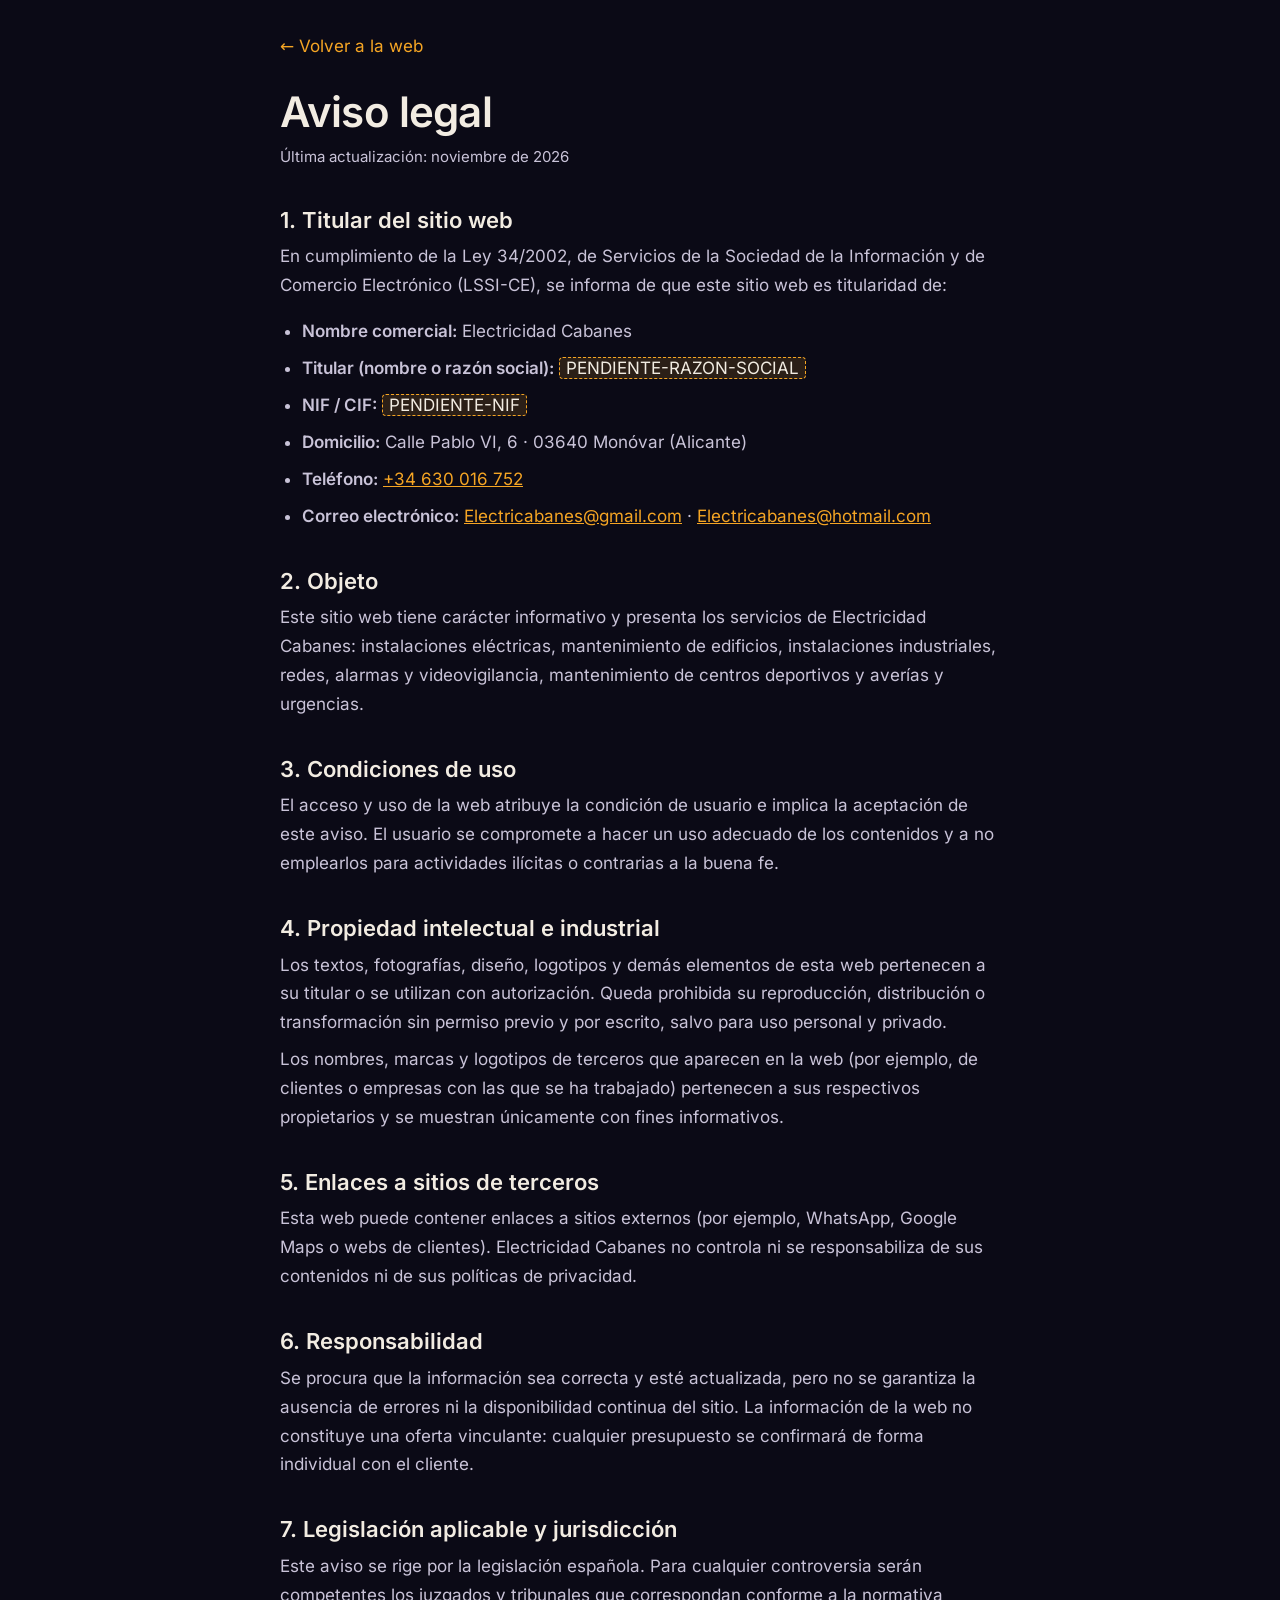
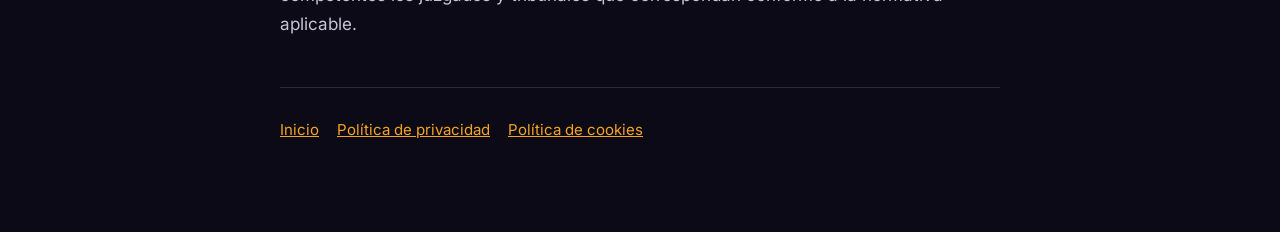
<file: aviso-legal.html>
<!DOCTYPE html>
<html lang="es">
<head>
<meta charset="utf-8">
<meta name="viewport" content="width=device-width, initial-scale=1">
<title>Aviso legal · Electricidad Cabanes</title>
<meta name="description" content="Aviso legal de la web de Electricidad Cabanes, electricista en Monóvar (Alicante).">
<link rel="icon" href="favicon.svg" type="image/svg+xml">
<link rel="icon" href="favicon.png" sizes="48x48" type="image/png">
<link rel="apple-touch-icon" href="apple-touch-icon.png">
<meta name="theme-color" content="#0b0a16">
<link rel="stylesheet" href="legal.css">
</head>
<body>
<!-- TEXTO GENÉRICO: debe revisarlo un profesional (abogado / gestoría) antes de darlo por válido. Completar los campos marcados con la palabra PENDIENTE. -->
<a class="skip" href="#contenido">Saltar al contenido</a>
<main class="lw" id="contenido">
  <a class="back" href="index.html">← Volver a la web</a>
  <h1>Aviso legal</h1>
  <p class="upd">Última actualización: noviembre de 2026</p>

  <h2>1. Titular del sitio web</h2>
  <p>En cumplimiento de la Ley 34/2002, de Servicios de la Sociedad de la Información y de Comercio Electrónico (LSSI-CE), se informa de que este sitio web es titularidad de:</p>
  <ul>
    <li><strong>Nombre comercial:</strong> Electricidad Cabanes</li>
    <li><strong>Titular (nombre o razón social):</strong> <span class="pend">PENDIENTE-RAZON-SOCIAL</span></li>
    <li><strong>NIF / CIF:</strong> <span class="pend">PENDIENTE-NIF</span></li>
    <li><strong>Domicilio:</strong> Calle Pablo VI, 6 · 03640 Monóvar (Alicante)</li>
    <li><strong>Teléfono:</strong> <a href="tel:+34630016752">+34 630 016 752</a></li>
    <li><strong>Correo electrónico:</strong> <a href="mailto:Electricabanes@gmail.com">Electricabanes@gmail.com</a> · <a href="mailto:Electricabanes@hotmail.com">Electricabanes@hotmail.com</a></li>
  </ul>

  <h2>2. Objeto</h2>
  <p>Este sitio web tiene carácter informativo y presenta los servicios de Electricidad Cabanes: instalaciones eléctricas, mantenimiento de edificios, instalaciones industriales, redes, alarmas y videovigilancia, mantenimiento de centros deportivos y averías y urgencias.</p>

  <h2>3. Condiciones de uso</h2>
  <p>El acceso y uso de la web atribuye la condición de usuario e implica la aceptación de este aviso. El usuario se compromete a hacer un uso adecuado de los contenidos y a no emplearlos para actividades ilícitas o contrarias a la buena fe.</p>

  <h2>4. Propiedad intelectual e industrial</h2>
  <p>Los textos, fotografías, diseño, logotipos y demás elementos de esta web pertenecen a su titular o se utilizan con autorización. Queda prohibida su reproducción, distribución o transformación sin permiso previo y por escrito, salvo para uso personal y privado.</p>
  <p>Los nombres, marcas y logotipos de terceros que aparecen en la web (por ejemplo, de clientes o empresas con las que se ha trabajado) pertenecen a sus respectivos propietarios y se muestran únicamente con fines informativos.</p>

  <h2>5. Enlaces a sitios de terceros</h2>
  <p>Esta web puede contener enlaces a sitios externos (por ejemplo, WhatsApp, Google Maps o webs de clientes). Electricidad Cabanes no controla ni se responsabiliza de sus contenidos ni de sus políticas de privacidad.</p>

  <h2>6. Responsabilidad</h2>
  <p>Se procura que la información sea correcta y esté actualizada, pero no se garantiza la ausencia de errores ni la disponibilidad continua del sitio. La información de la web no constituye una oferta vinculante: cualquier presupuesto se confirmará de forma individual con el cliente.</p>

  <h2>7. Legislación aplicable y jurisdicción</h2>
  <p>Este aviso se rige por la legislación española. Para cualquier controversia serán competentes los juzgados y tribunales que correspondan conforme a la normativa aplicable.</p>

  <p class="foot2"><a href="index.html">Inicio</a><a href="privacidad.html">Política de privacidad</a><a href="cookies.html">Política de cookies</a></p>
</main>
</body>
</html>
</file>
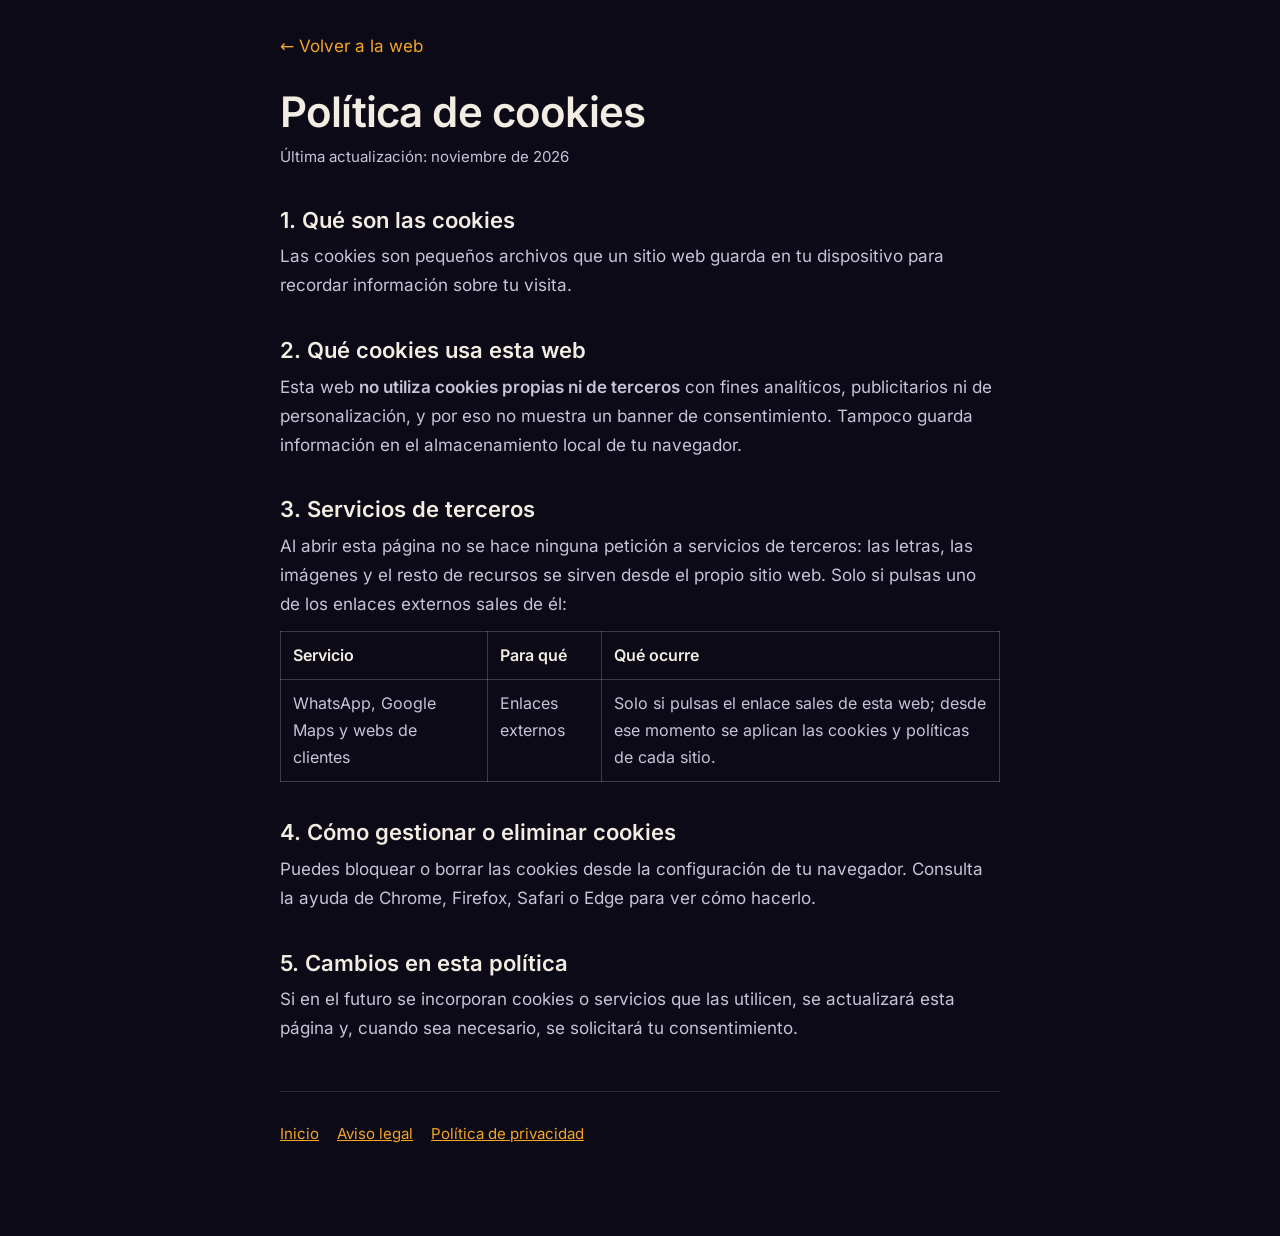
<file: cookies.html>
<!DOCTYPE html>
<html lang="es">
<head>
<meta charset="utf-8">
<meta name="viewport" content="width=device-width, initial-scale=1">
<title>Política de cookies · Electricidad Cabanes</title>
<meta name="description" content="Política de cookies de Electricidad Cabanes, electricista en Monóvar (Alicante).">
<link rel="icon" href="favicon.svg" type="image/svg+xml">
<link rel="icon" href="favicon.png" sizes="48x48" type="image/png">
<link rel="apple-touch-icon" href="apple-touch-icon.png">
<meta name="theme-color" content="#0b0a16">
<link rel="stylesheet" href="legal.css">
</head>
<body>
<!-- TEXTO GENÉRICO: debe revisarlo un profesional (abogado / gestoría) antes de darlo por válido. Si se añade analítica, publicidad o mapas incrustados, hay que actualizarlo y añadir un banner de consentimiento. -->
<a class="skip" href="#contenido">Saltar al contenido</a>
<main class="lw" id="contenido">
  <a class="back" href="index.html">← Volver a la web</a>
  <h1>Política de cookies</h1>
  <p class="upd">Última actualización: noviembre de 2026</p>

  <h2>1. Qué son las cookies</h2>
  <p>Las cookies son pequeños archivos que un sitio web guarda en tu dispositivo para recordar información sobre tu visita.</p>

  <h2>2. Qué cookies usa esta web</h2>
  <p>Esta web <strong>no utiliza cookies propias ni de terceros</strong> con fines analíticos, publicitarios ni de personalización, y por eso no muestra un banner de consentimiento. Tampoco guarda información en el almacenamiento local de tu navegador.</p>

  <h2>3. Servicios de terceros</h2>
  <p>Al abrir esta página no se hace ninguna petición a servicios de terceros: las letras, las imágenes y el resto de recursos se sirven desde el propio sitio web. Solo si pulsas uno de los enlaces externos sales de él:</p>
  <table>
    <thead><tr><th>Servicio</th><th>Para qué</th><th>Qué ocurre</th></tr></thead>
    <tbody>
      <tr><td>WhatsApp, Google Maps y webs de clientes</td><td>Enlaces externos</td><td>Solo si pulsas el enlace sales de esta web; desde ese momento se aplican las cookies y políticas de cada sitio.</td></tr>
    </tbody>
  </table>

  <h2>4. Cómo gestionar o eliminar cookies</h2>
  <p>Puedes bloquear o borrar las cookies desde la configuración de tu navegador. Consulta la ayuda de Chrome, Firefox, Safari o Edge para ver cómo hacerlo.</p>

  <h2>5. Cambios en esta política</h2>
  <p>Si en el futuro se incorporan cookies o servicios que las utilicen, se actualizará esta página y, cuando sea necesario, se solicitará tu consentimiento.</p>

  <p class="foot2"><a href="index.html">Inicio</a><a href="aviso-legal.html">Aviso legal</a><a href="privacidad.html">Política de privacidad</a></p>
</main>
</body>
</html>
</file>
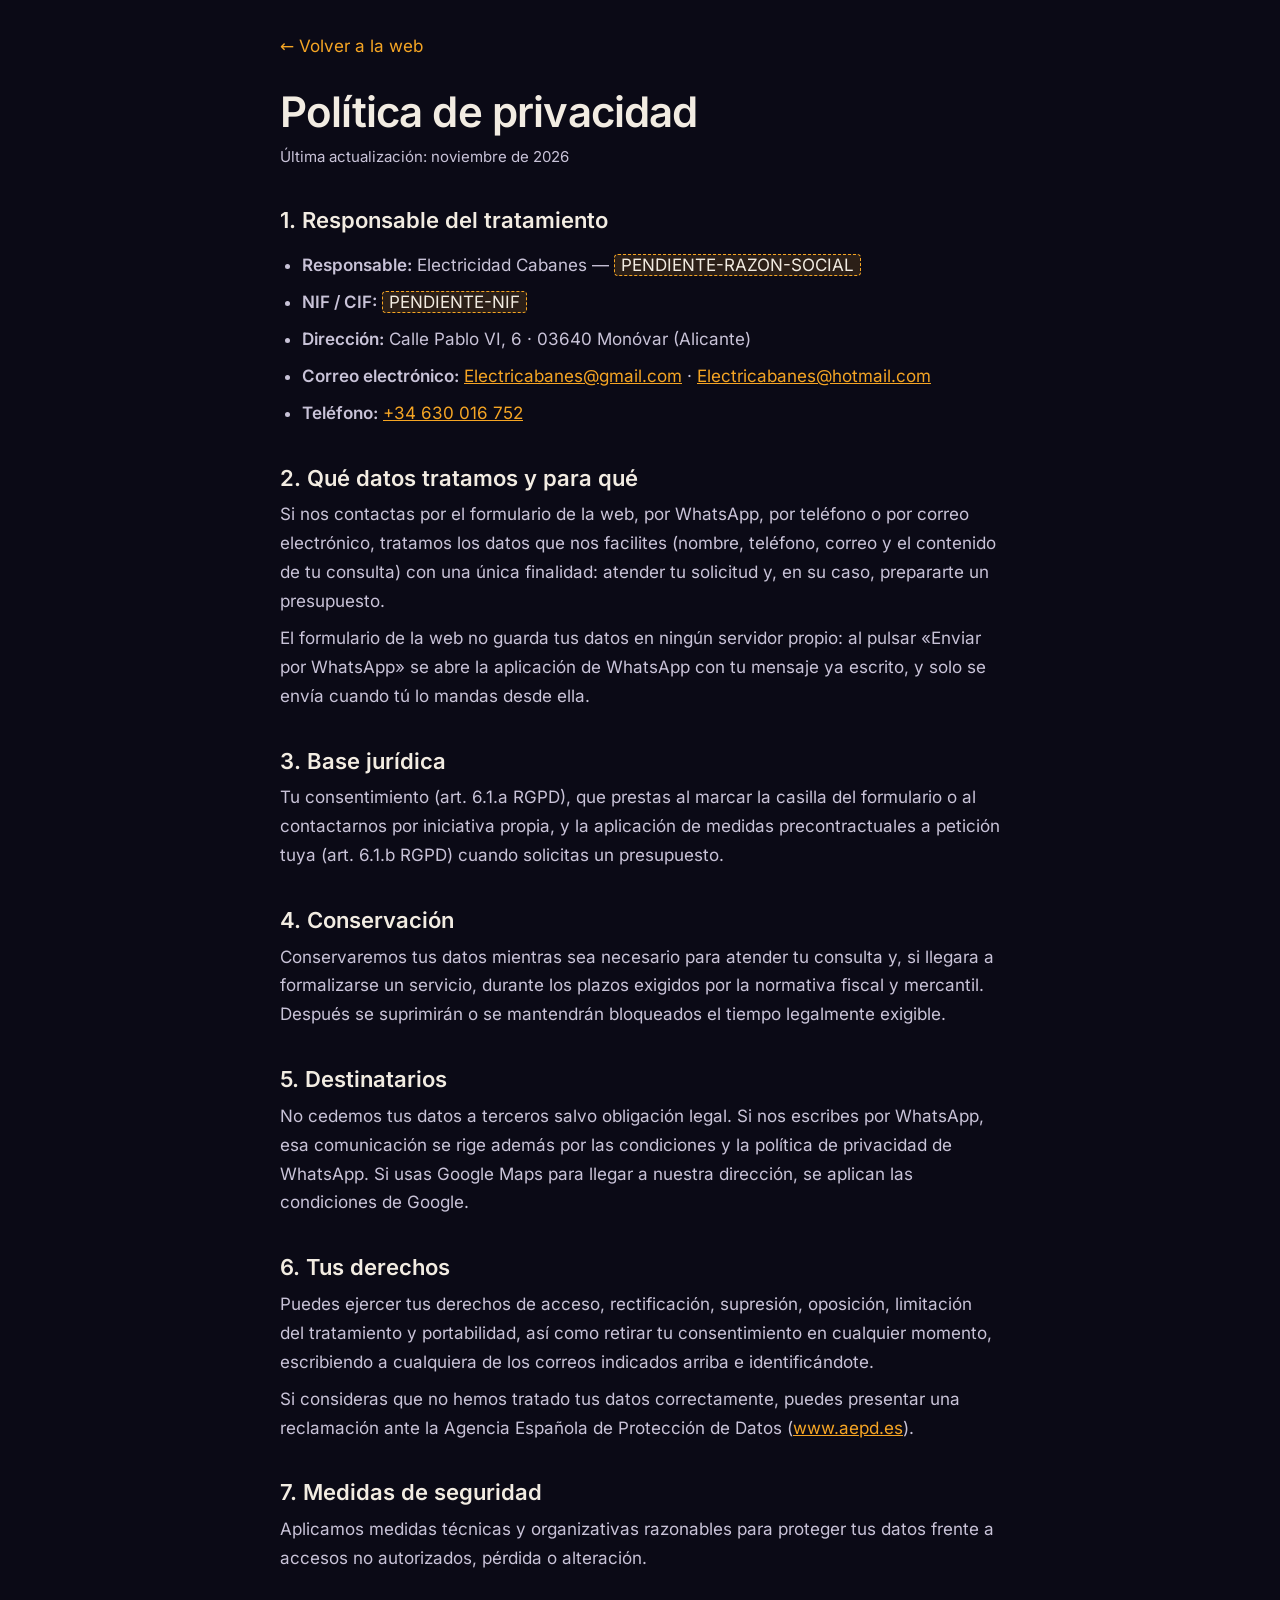
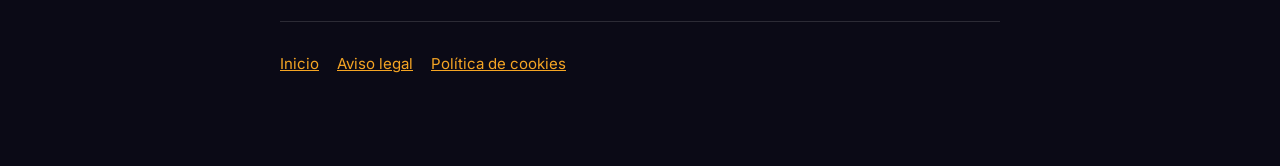
<file: privacidad.html>
<!DOCTYPE html>
<html lang="es">
<head>
<meta charset="utf-8">
<meta name="viewport" content="width=device-width, initial-scale=1">
<title>Política de privacidad · Electricidad Cabanes</title>
<meta name="description" content="Política de privacidad de Electricidad Cabanes, electricista en Monóvar (Alicante).">
<link rel="icon" href="favicon.svg" type="image/svg+xml">
<link rel="icon" href="favicon.png" sizes="48x48" type="image/png">
<link rel="apple-touch-icon" href="apple-touch-icon.png">
<meta name="theme-color" content="#0b0a16">
<link rel="stylesheet" href="legal.css">
</head>
<body>
<!-- TEXTO GENÉRICO: debe revisarlo un profesional (abogado / gestoría) antes de darlo por válido. Completar los campos marcados con la palabra PENDIENTE. -->
<a class="skip" href="#contenido">Saltar al contenido</a>
<main class="lw" id="contenido">
  <a class="back" href="index.html">← Volver a la web</a>
  <h1>Política de privacidad</h1>
  <p class="upd">Última actualización: noviembre de 2026</p>

  <h2>1. Responsable del tratamiento</h2>
  <ul>
    <li><strong>Responsable:</strong> Electricidad Cabanes — <span class="pend">PENDIENTE-RAZON-SOCIAL</span></li>
    <li><strong>NIF / CIF:</strong> <span class="pend">PENDIENTE-NIF</span></li>
    <li><strong>Dirección:</strong> Calle Pablo VI, 6 · 03640 Monóvar (Alicante)</li>
    <li><strong>Correo electrónico:</strong> <a href="mailto:Electricabanes@gmail.com">Electricabanes@gmail.com</a> · <a href="mailto:Electricabanes@hotmail.com">Electricabanes@hotmail.com</a></li>
    <li><strong>Teléfono:</strong> <a href="tel:+34630016752">+34 630 016 752</a></li>
  </ul>

  <h2>2. Qué datos tratamos y para qué</h2>
  <p>Si nos contactas por el formulario de la web, por WhatsApp, por teléfono o por correo electrónico, tratamos los datos que nos facilites (nombre, teléfono, correo y el contenido de tu consulta) con una única finalidad: atender tu solicitud y, en su caso, prepararte un presupuesto.</p>
  <p>El formulario de la web no guarda tus datos en ningún servidor propio: al pulsar «Enviar por WhatsApp» se abre la aplicación de WhatsApp con tu mensaje ya escrito, y solo se envía cuando tú lo mandas desde ella.</p>

  <h2>3. Base jurídica</h2>
  <p>Tu consentimiento (art. 6.1.a RGPD), que prestas al marcar la casilla del formulario o al contactarnos por iniciativa propia, y la aplicación de medidas precontractuales a petición tuya (art. 6.1.b RGPD) cuando solicitas un presupuesto.</p>

  <h2>4. Conservación</h2>
  <p>Conservaremos tus datos mientras sea necesario para atender tu consulta y, si llegara a formalizarse un servicio, durante los plazos exigidos por la normativa fiscal y mercantil. Después se suprimirán o se mantendrán bloqueados el tiempo legalmente exigible.</p>

  <h2>5. Destinatarios</h2>
  <p>No cedemos tus datos a terceros salvo obligación legal. Si nos escribes por WhatsApp, esa comunicación se rige además por las condiciones y la política de privacidad de WhatsApp. Si usas Google Maps para llegar a nuestra dirección, se aplican las condiciones de Google.</p>

  <h2>6. Tus derechos</h2>
  <p>Puedes ejercer tus derechos de acceso, rectificación, supresión, oposición, limitación del tratamiento y portabilidad, así como retirar tu consentimiento en cualquier momento, escribiendo a cualquiera de los correos indicados arriba e identificándote.</p>
  <p>Si consideras que no hemos tratado tus datos correctamente, puedes presentar una reclamación ante la Agencia Española de Protección de Datos (<a href="https://www.aepd.es" target="_blank" rel="noopener">www.aepd.es</a>).</p>

  <h2>7. Medidas de seguridad</h2>
  <p>Aplicamos medidas técnicas y organizativas razonables para proteger tus datos frente a accesos no autorizados, pérdida o alteración.</p>

  <p class="foot2"><a href="index.html">Inicio</a><a href="aviso-legal.html">Aviso legal</a><a href="cookies.html">Política de cookies</a></p>
</main>
</body>
</html>
</file>
<file: legal.css>
@font-face{font-family:'Inter';font-style:normal;font-weight:300 600;font-display:swap;src:url(fonts/inter-latin.woff2) format('woff2');unicode-range:U+0000-00FF,U+0131,U+0152-0153,U+02BB-02BC,U+02C6,U+02DA,U+02DC,U+0304,U+0308,U+0329,U+2000-206F,U+20AC,U+2122,U+2191,U+2193,U+2212,U+2215,U+FEFF,U+FFFD}
:root{color-scheme:dark;--night:#0b0a16;--warm:#f2ece2;--accent:#f5a524;--soft:#c9c3d8}
*{box-sizing:border-box}
html{scroll-padding-top:16px}
body{margin:0;background:var(--night);color:var(--warm);font:17px/1.7 Inter,system-ui,-apple-system,'Segoe UI',Roboto,'Helvetica Neue',Arial,sans-serif}
.skip{position:absolute;left:-999px;top:8px;background:var(--accent);color:#1a1405;padding:10px 16px;border-radius:6px;z-index:10}
.skip:focus{left:8px}
.lw{max-width:760px;margin:0 auto;padding:24px 20px 72px}
a{color:var(--accent)}
a:focus-visible{outline:2px solid var(--accent);outline-offset:3px;border-radius:2px}
.back{display:inline-flex;align-items:center;min-height:44px;margin-bottom:20px;text-decoration:none}
.back:hover{text-decoration:underline}
h1{font-size:clamp(30px,5vw,42px);line-height:1.15;margin:0 0 6px;letter-spacing:-.02em}
h2{font-size:22px;line-height:1.3;margin:36px 0 6px}
p,li{color:var(--soft);margin:8px 0}
ul{padding-left:22px}
.upd{font-size:15px}
.pend{background:#f5a52422;border:1px dashed var(--accent);padding:0 6px;border-radius:4px;color:var(--warm)}
table{border-collapse:collapse;width:100%;margin:12px 0;font-size:16px}
th,td{border:1px solid #ffffff33;padding:10px 12px;text-align:left;vertical-align:top;color:var(--soft)}
th{color:var(--warm);font-weight:600}
.foot2{margin-top:48px;padding-top:20px;border-top:1px solid #ffffff22;font-size:15px}
.foot2 a{display:inline-flex;align-items:center;min-height:44px;margin-right:18px}
</file>
